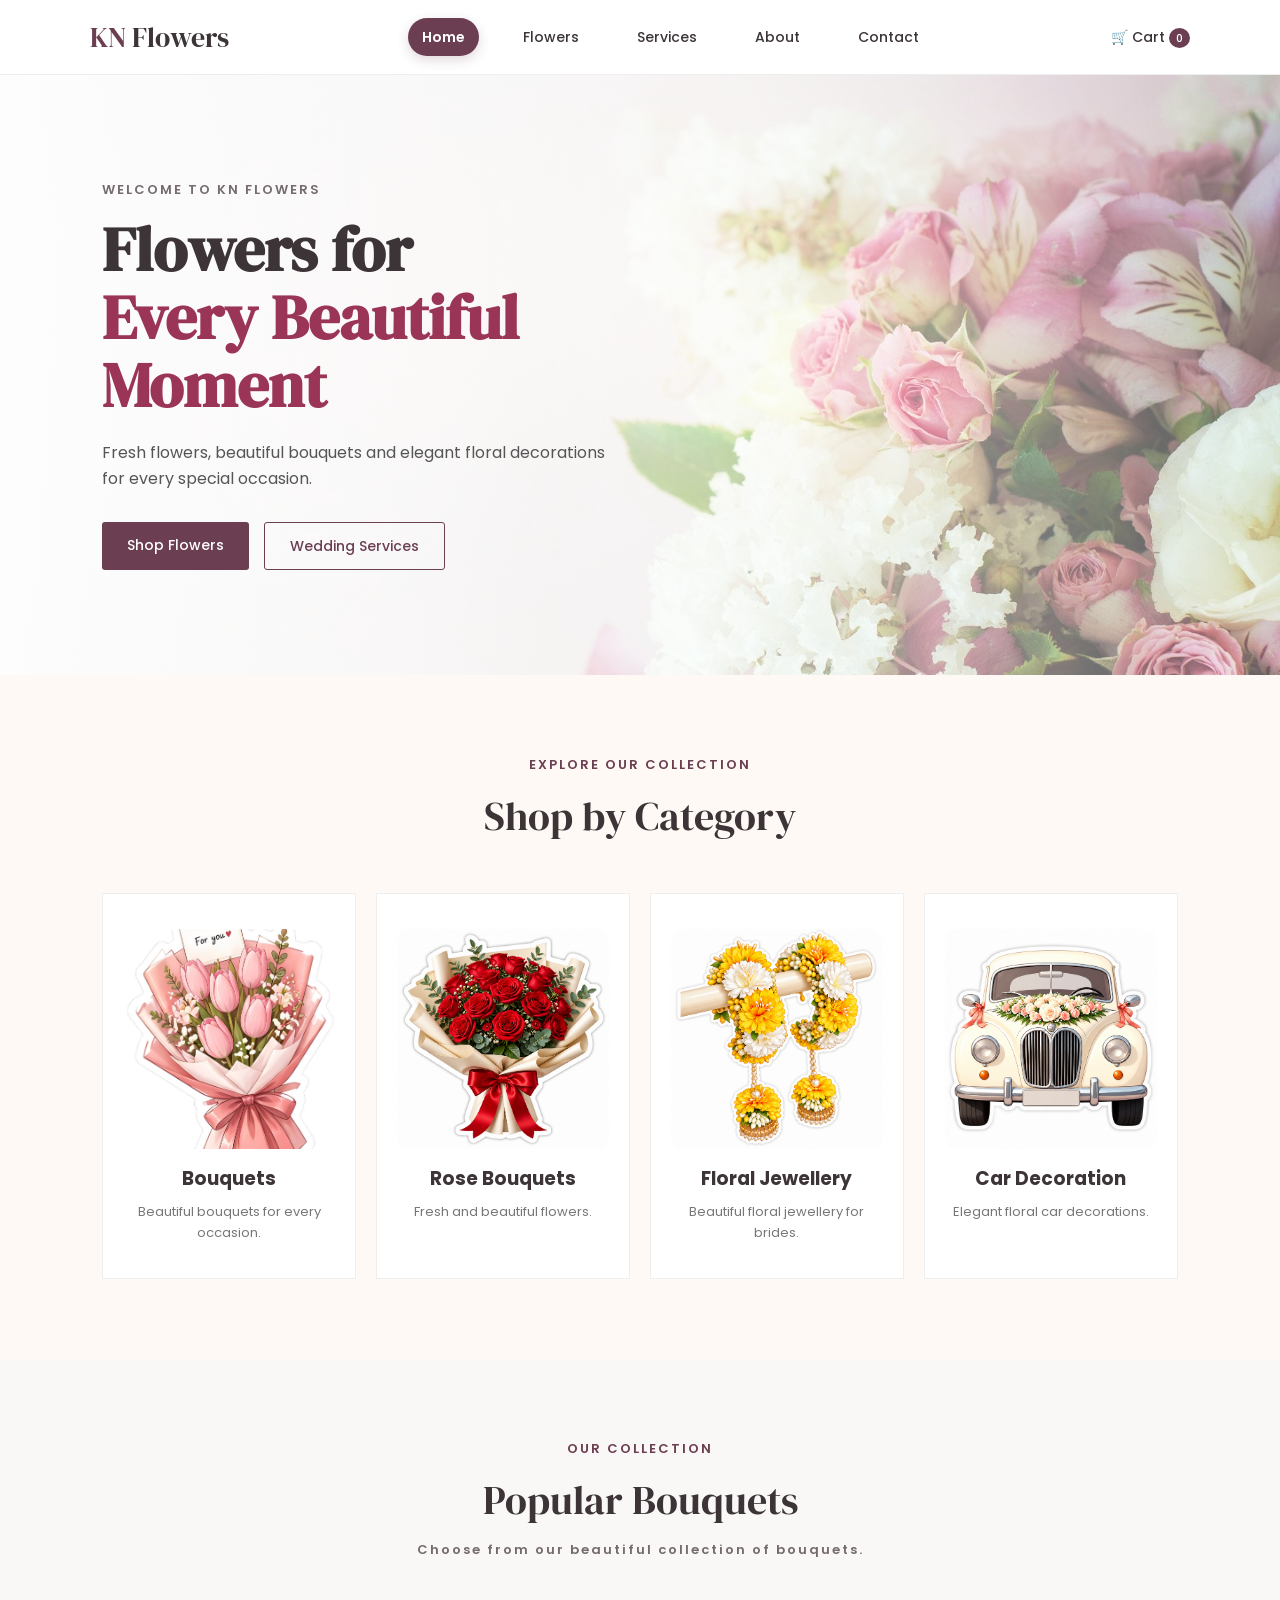
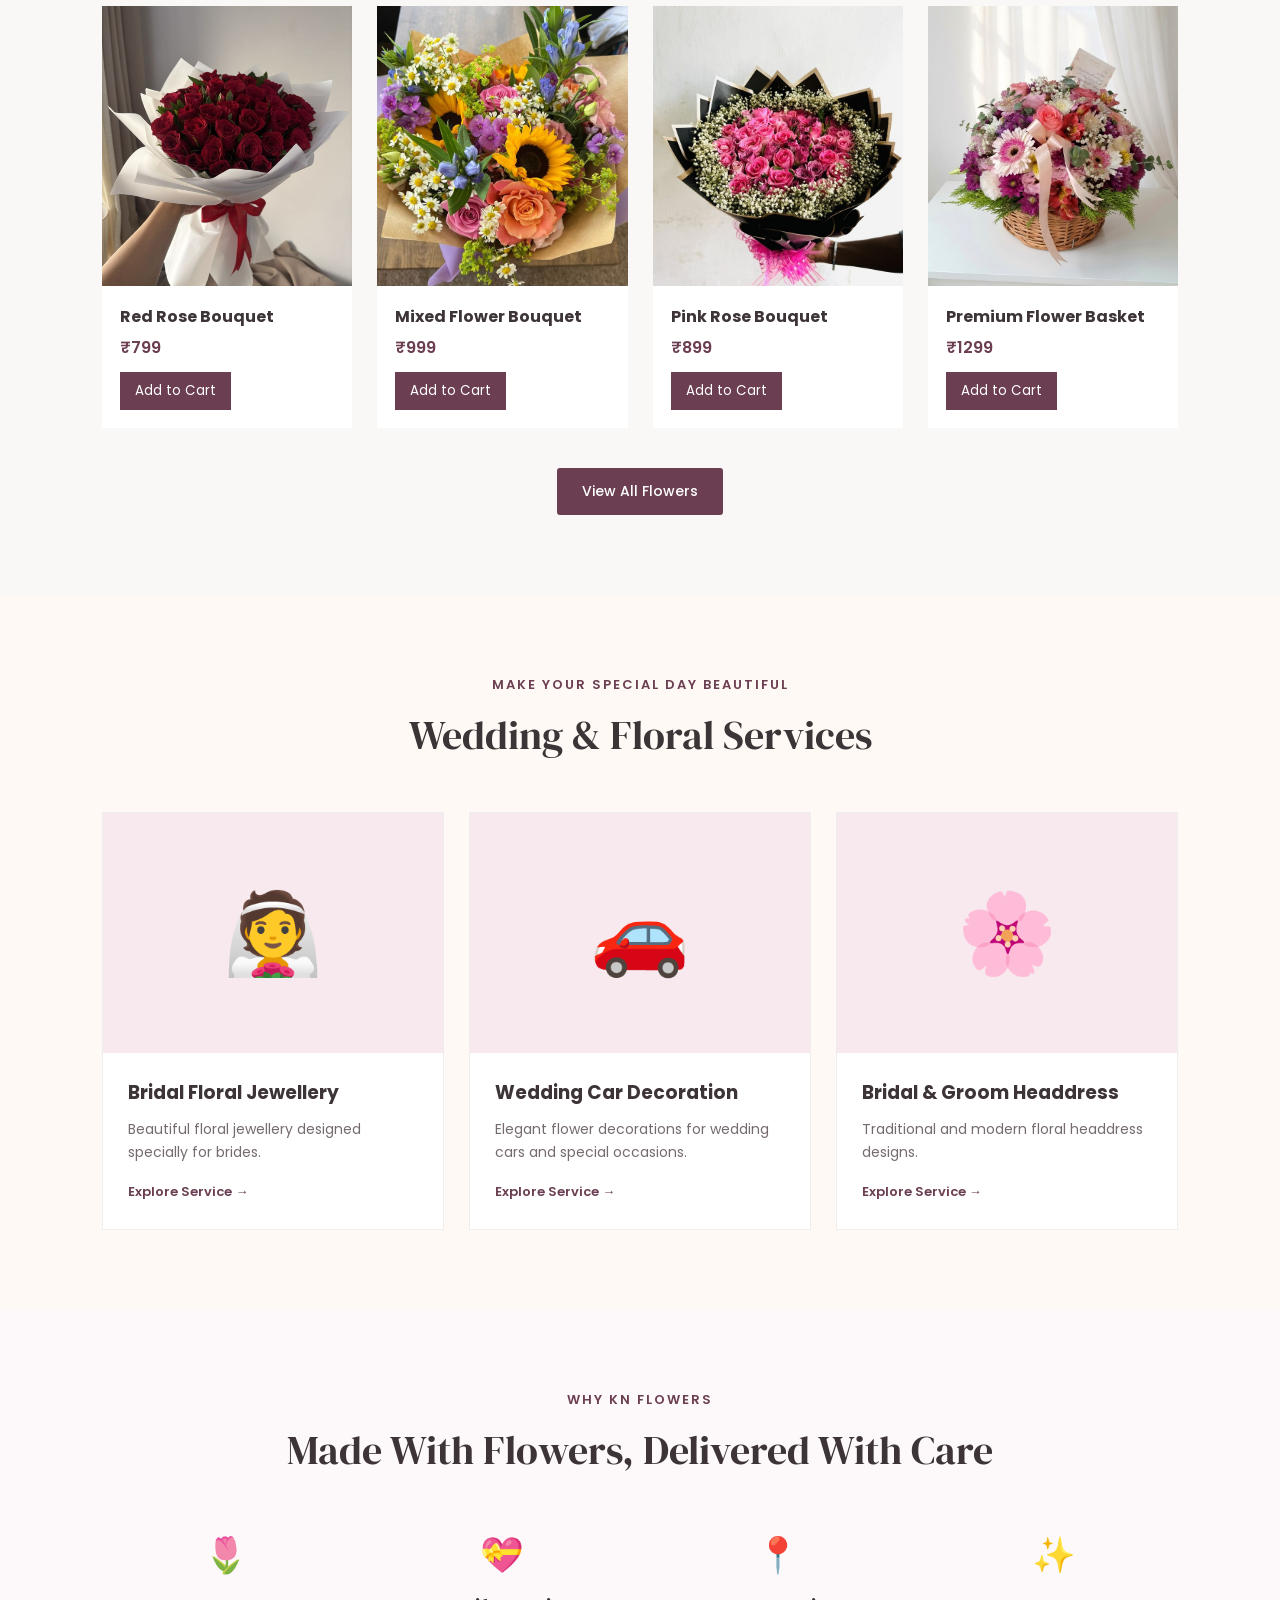
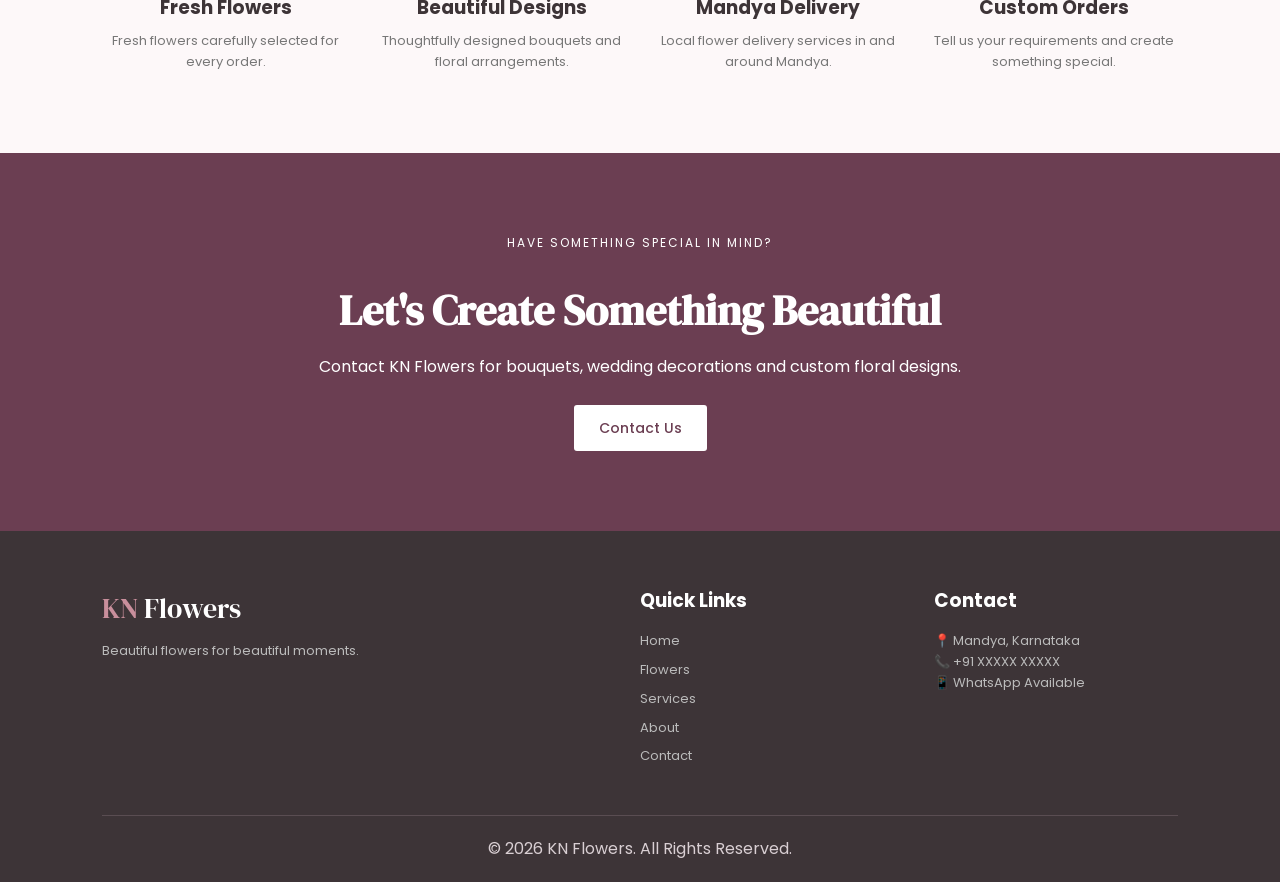
<file: index.html>
<!DOCTYPE html>
<html lang="en">
<head>
    <meta charset="UTF-8">
    <meta name="viewport" content="width=device-width, initial-scale=1.0">

    <title>KN Flowers | Flowers, Bouquets & Wedding Services</title>

    <link rel="stylesheet" href="css/style.css">

    <link rel="preconnect" href="https://fonts.googleapis.com">
    <link rel="preconnect" href="https://fonts.gstatic.com" crossorigin>

    <link href="https://fonts.googleapis.com/css2?family=DM+Serif+Display&family=Poppins:wght@300;400;500;600;700&display=swap" rel="stylesheet">
</head>

<body>

    <!-- NAVBAR -->

    <header class="navbar">

        <div class="logo">
            <span>KN</span> Flowers
        </div>

        <nav>
            <a href="index.html" class="active">Home</a>
            <a href="pages/flowers.html">Flowers</a>
            <a href="pages/services.html">Services</a>
            <a href="pages/about.html">About</a>
            <a href="pages/contact.html">Contact</a>
        </nav>

        <a href="pages/cart.html" class="cart-link">
            🛒 Cart
            <span id="cart-count">0</span>
        </a>

    </header>


    <!-- HERO SECTION -->

    <section class="hero">

        <div class="hero-content">

            <p class="small-heading">WELCOME TO KN FLOWERS</p>

            <h1>
                Flowers for
                <span>Every Beautiful Moment</span>
            </h1>

            <p>
                Fresh flowers, beautiful bouquets and elegant
                floral decorations for every special occasion.
            </p>

            <div class="hero-buttons">

                <a href="pages/flowers.html" class="btn primary-btn">
                    Shop Flowers
                </a>

                <a href="pages/services.html" class="btn secondary-btn">
                    Wedding Services
                </a>

            </div>

        </div>

    </section>


    <!-- CATEGORIES -->

    <section class="section">

        <div class="section-heading">

            <p>EXPLORE OUR COLLECTION</p>

            <h2>Shop by Category</h2>

        </div>


        <div class="category-grid">

    <a href="pages/flowers.html" class="category-card">
        <div class="category-icon">
            <img src="images/flowers/bookey.jpg" alt="Bouquets">
        </div>
        <h3>Bouquets</h3>
        <p>Beautiful bouquets for every occasion.</p>
    </a>


    <a href="pages/flowers.html" class="category-card">
        <div class="category-icon">
            <img src="images/flowers/red.png" alt="Rose Bouquets">
        </div>
        <h3>Rose Bouquets</h3>
        <p>Fresh and beautiful flowers.</p>
    </a>

<a href="pages/service-details.html?service=bridal-jewellery" class="category-card">
    <div class="category-icon">
        <img src="images/flowers/bangles.png" alt="Floral Jewellery">
    </div>

    <h3>Floral Jewellery</h3>

    <p>Beautiful floral jewellery for brides.</p>
</a>


    <a href="pages/service-details.html?service=car-decoration" class="category-card">

    <div class="category-icon">
        <img src="images/flowers/cardeco.png" alt="Car Decoration">
    </div>

    <h3>Car Decoration</h3>

    <p>Elegant floral car decorations.</p>

</a>

</div>
    </section>


    <!-- FEATURED PRODUCTS -->

    <section class="section light-section">

        <div class="section-heading">

            <p>OUR COLLECTION</p>

            <h2>Popular Bouquets</h2>

            <p>
                Choose from our beautiful collection of bouquets.
            </p>

        </div>


        <div id="featured-products" class="product-grid">

            <!-- Products will be added using JavaScript -->

        </div>


        <div class="center-button">

            <a href="pages/flowers.html" class="btn primary-btn">
                View All Flowers
            </a>

        </div>

    </section>


    <!-- WEDDING SERVICES -->

    <section class="section">

        <div class="section-heading">

            <p>MAKE YOUR SPECIAL DAY BEAUTIFUL</p>

            <h2>Wedding & Floral Services</h2>

        </div>


        <div class="service-grid">


            <div class="service-card">

                <div class="service-image wedding-one">
                    👰
                </div>

                <div class="service-content">

                    <h3>Bridal Floral Jewellery</h3>

                    <p>
                        Beautiful floral jewellery designed
                        specially for brides.
                    </p>

                    <a href="pages/services.html">
                        Explore Service →
                    </a>

                </div>

            </div>


            <div class="service-card">

                <div class="service-image wedding-two">
                    🚗
                </div>

                <div class="service-content">

                    <h3>Wedding Car Decoration</h3>

                    <p>
                        Elegant flower decorations for
                        wedding cars and special occasions.
                    </p>

                    <a href="pages/services.html">
                        Explore Service →
                    </a>

                </div>

            </div>


            <div class="service-card">

                <div class="service-image wedding-three">
                    🌸
                </div>

                <div class="service-content">

                    <h3>Bridal & Groom Headdress</h3>

                    <p>
                        Traditional and modern floral
                        headdress designs.
                    </p>

                    <a href="pages/services.html">
                        Explore Service →
                    </a>

                </div>

            </div>

        </div>

    </section>


    <!-- WHY CHOOSE US -->

    <section class="why-us">

        <div class="section-heading">

            <p>WHY KN FLOWERS</p>

            <h2>Made With Flowers, Delivered With Care</h2>

        </div>


        <div class="features">


            <div class="feature">

                <div>🌷</div>

                <h3>Fresh Flowers</h3>

                <p>
                    Fresh flowers carefully selected
                    for every order.
                </p>

            </div>


            <div class="feature">

                <div>💝</div>

                <h3>Beautiful Designs</h3>

                <p>
                    Thoughtfully designed bouquets
                    and floral arrangements.
                </p>

            </div>


            <div class="feature">

                <div>📍</div>

                <h3>Mandya Delivery</h3>

                <p>
                    Local flower delivery services
                    in and around Mandya.
                </p>

            </div>


            <div class="feature">

                <div>✨</div>

                <h3>Custom Orders</h3>

                <p>
                    Tell us your requirements and
                    create something special.
                </p>

            </div>

        </div>

    </section>


    <!-- CTA -->

    <section class="cta">

        <div>

            <p>HAVE SOMETHING SPECIAL IN MIND?</p>

            <h2>
                Let's Create Something Beautiful
            </h2>

            <p>
                Contact KN Flowers for bouquets,
                wedding decorations and custom floral designs.
            </p>

            <a href="pages/contact.html" class="btn white-btn">
                Contact Us
            </a>

        </div>

    </section>


    <!-- FOOTER -->

    <footer>

        <div class="footer-content">


            <div>

                <div class="footer-logo">
                    <span>KN</span> Flowers
                </div>

                <p>
                    Beautiful flowers for beautiful moments.
                </p>

            </div>


            <div>

                <h3>Quick Links</h3>

                <a href="index.html">Home</a>
                <a href="pages/flowers.html">Flowers</a>
                <a href="pages/services.html">Services</a>
                <a href="pages/about.html">About</a>
                <a href="pages/contact.html">Contact</a>

            </div>


            <div>

                <h3>Contact</h3>

                <p>📍 Mandya, Karnataka</p>
                <p>📞 +91 XXXXX XXXXX</p>
                <p>📱 WhatsApp Available</p>

            </div>


        </div>


        <div class="copyright">

            <p>
                © 2026 KN Flowers. All Rights Reserved.
            </p>

        </div>

    </footer>


    <script src="js/products.js"></script>
    <script src="js/main.js"></script>

</body>
</html>
</file>
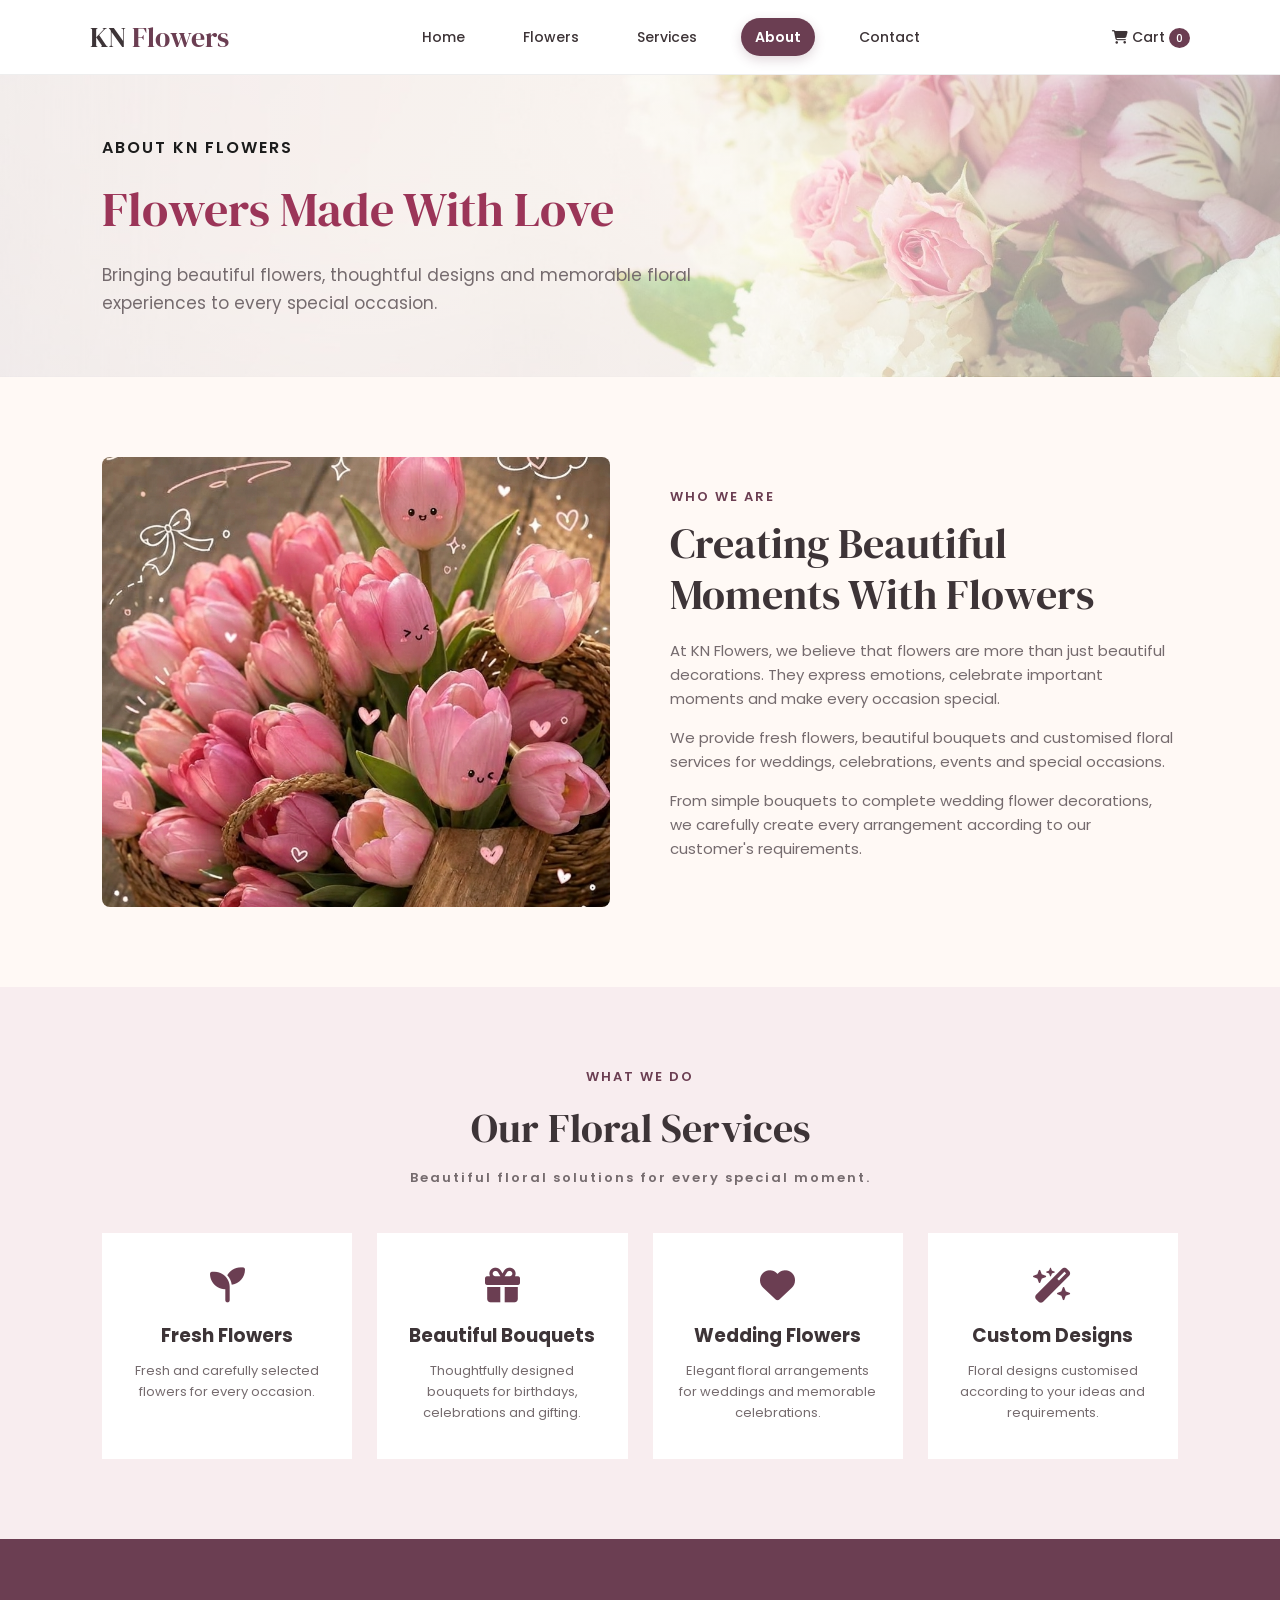
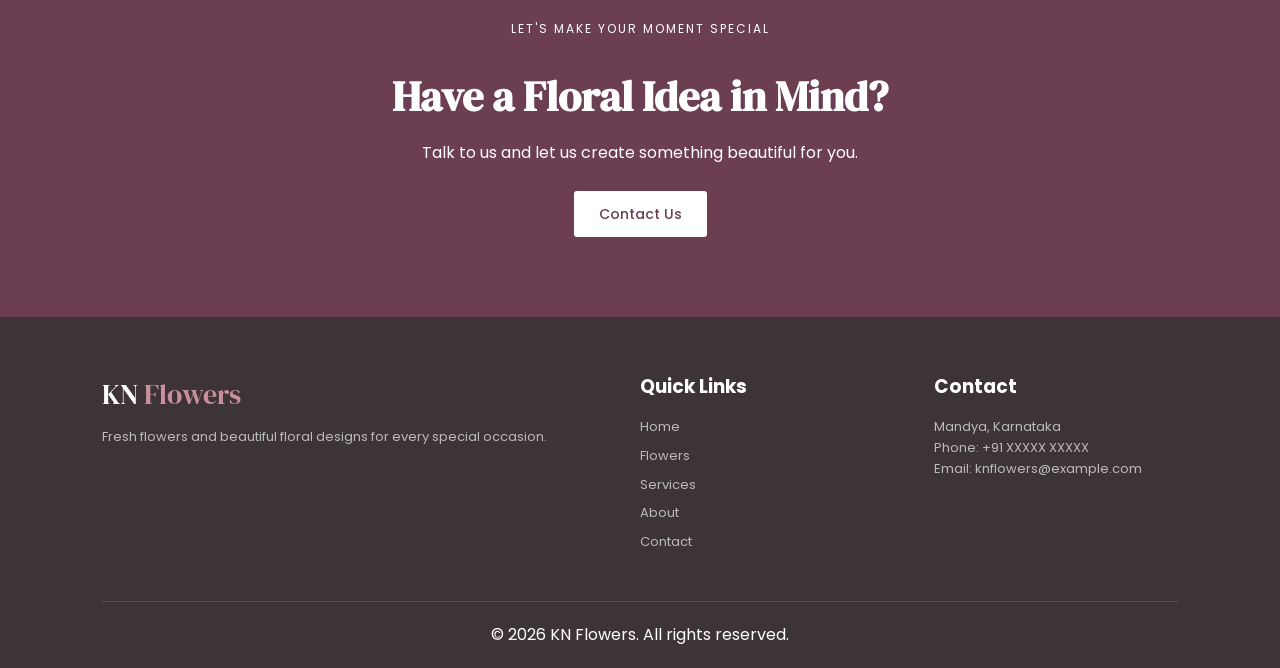
<file: pages/about.html>
<!DOCTYPE html>
<html lang="en">

<head>
    <meta charset="UTF-8">
    <meta name="viewport" content="width=device-width, initial-scale=1.0">

    <title>About Us | KN Flowers</title>

    <!-- Google Fonts -->
    <link rel="preconnect" href="https://fonts.googleapis.com">
    <link rel="preconnect" href="https://fonts.gstatic.com" crossorigin>

    <link href="https://fonts.googleapis.com/css2?family=DM+Serif+Display&family=Poppins:wght@300;400;500;600;700&display=swap"
        rel="stylesheet">

    <!-- Font Awesome -->
    <link rel="stylesheet"
        href="https://cdnjs.cloudflare.com/ajax/libs/font-awesome/6.5.2/css/all.min.css">

    <!-- Main CSS -->
    <link rel="stylesheet" href="../css/style.css">
</head>

<body>

    <!-- ================= NAVBAR ================= -->

    <header class="navbar">

        <a href="../index.html" class="logo">
            KN <span>Flowers</span>
        </a>

        <nav>
            <a href="../index.html">Home</a>
            <a href="flowers.html">Flowers</a>
            <a href="services.html">Services</a>
            <a href="about.html" class="active">About</a>
            <a href="contact.html">Contact</a>
        </nav>

        <a href="cart.html" class="cart-link cart-icon">
            <i class="fa-solid fa-cart-shopping"></i>
            Cart <span id="cart-count">0</span>
        </a>

    </header>


    <!-- ================= PAGE HEADER ================= -->

    <section class="page-header">

        <p>ABOUT KN FLOWERS</p>

        <h1>Flowers Made With Love</h1>

        <p>
            Bringing beautiful flowers, thoughtful designs and
            memorable floral experiences to every special occasion.
        </p>

    </section>


    <!-- ================= ABOUT INTRO ================= -->

    <section class="about-intro">

        <div class="about-image">
            <img src="../images/flowers/f1.png" alt="KN Flowers">
        </div>

        <div class="about-content">

            <p class="about-label">WHO WE ARE</p>

            <h2>Creating Beautiful Moments With Flowers</h2>

            <p>
                At KN Flowers, we believe that flowers are more than
                just beautiful decorations. They express emotions,
                celebrate important moments and make every occasion
                special.
            </p>

            <p>
                We provide fresh flowers, beautiful bouquets and
                customised floral services for weddings, celebrations,
                events and special occasions.
            </p>

            <p>
                From simple bouquets to complete wedding flower
                decorations, we carefully create every arrangement
                according to our customer's requirements.
            </p>

        </div>

    </section>


    <!-- ================= WHAT WE OFFER ================= -->

    <section class="about-offer">

        <div class="section-heading">

            <p>WHAT WE DO</p>

            <h2>Our Floral Services</h2>

            <p>
                Beautiful floral solutions for every special moment.
            </p>

        </div>


        <div class="about-features">

            <div class="about-feature">
                <i class="fa-solid fa-seedling"></i>
                <h3>Fresh Flowers</h3>
                <p>
                    Fresh and carefully selected flowers for
                    every occasion.
                </p>
            </div>


            <div class="about-feature">
                <i class="fa-solid fa-gift"></i>
                <h3>Beautiful Bouquets</h3>
                <p>
                    Thoughtfully designed bouquets for
                    birthdays, celebrations and gifting.
                </p>
            </div>


            <div class="about-feature">
                <i class="fa-solid fa-heart"></i>
                <h3>Wedding Flowers</h3>
                <p>
                    Elegant floral arrangements for weddings
                    and memorable celebrations.
                </p>
            </div>


            <div class="about-feature">
                <i class="fa-solid fa-wand-magic-sparkles"></i>
                <h3>Custom Designs</h3>
                <p>
                    Floral designs customised according to
                    your ideas and requirements.
                </p>
            </div>

        </div>

    </section>


    <!-- ================= CTA ================= -->

    <section class="cta">

        <p>LET'S MAKE YOUR MOMENT SPECIAL</p>

        <h2>Have a Floral Idea in Mind?</h2>

        <p>
            Talk to us and let us create something beautiful for you.
        </p>

        <a href="contact.html" class="btn white-btn">
            Contact Us
        </a>

    </section>


    <!-- ================= FOOTER ================= -->

    <footer>

        <div class="footer-content">

            <div>
                <div class="footer-logo">
                    KN <span>Flowers</span>
                </div>

                <p>
                    Fresh flowers and beautiful floral designs
                    for every special occasion.
                </p>
            </div>


            <div>
                <h3>Quick Links</h3>

                <a href="../index.html">Home</a>
                <a href="flowers.html">Flowers</a>
                <a href="services.html">Services</a>
                <a href="about.html">About</a>
                <a href="contact.html">Contact</a>
            </div>


            <div>
                <h3>Contact</h3>

                <p>Mandya, Karnataka</p>
                <p>Phone: +91 XXXXX XXXXX</p>
                <p>Email: knflowers@example.com</p>
            </div>

        </div>


        <div class="copyright">
            © 2026 KN Flowers. All rights reserved.
        </div>

    </footer>


    <script src="../js/main.js"></script>

</body>

</html>
</file>
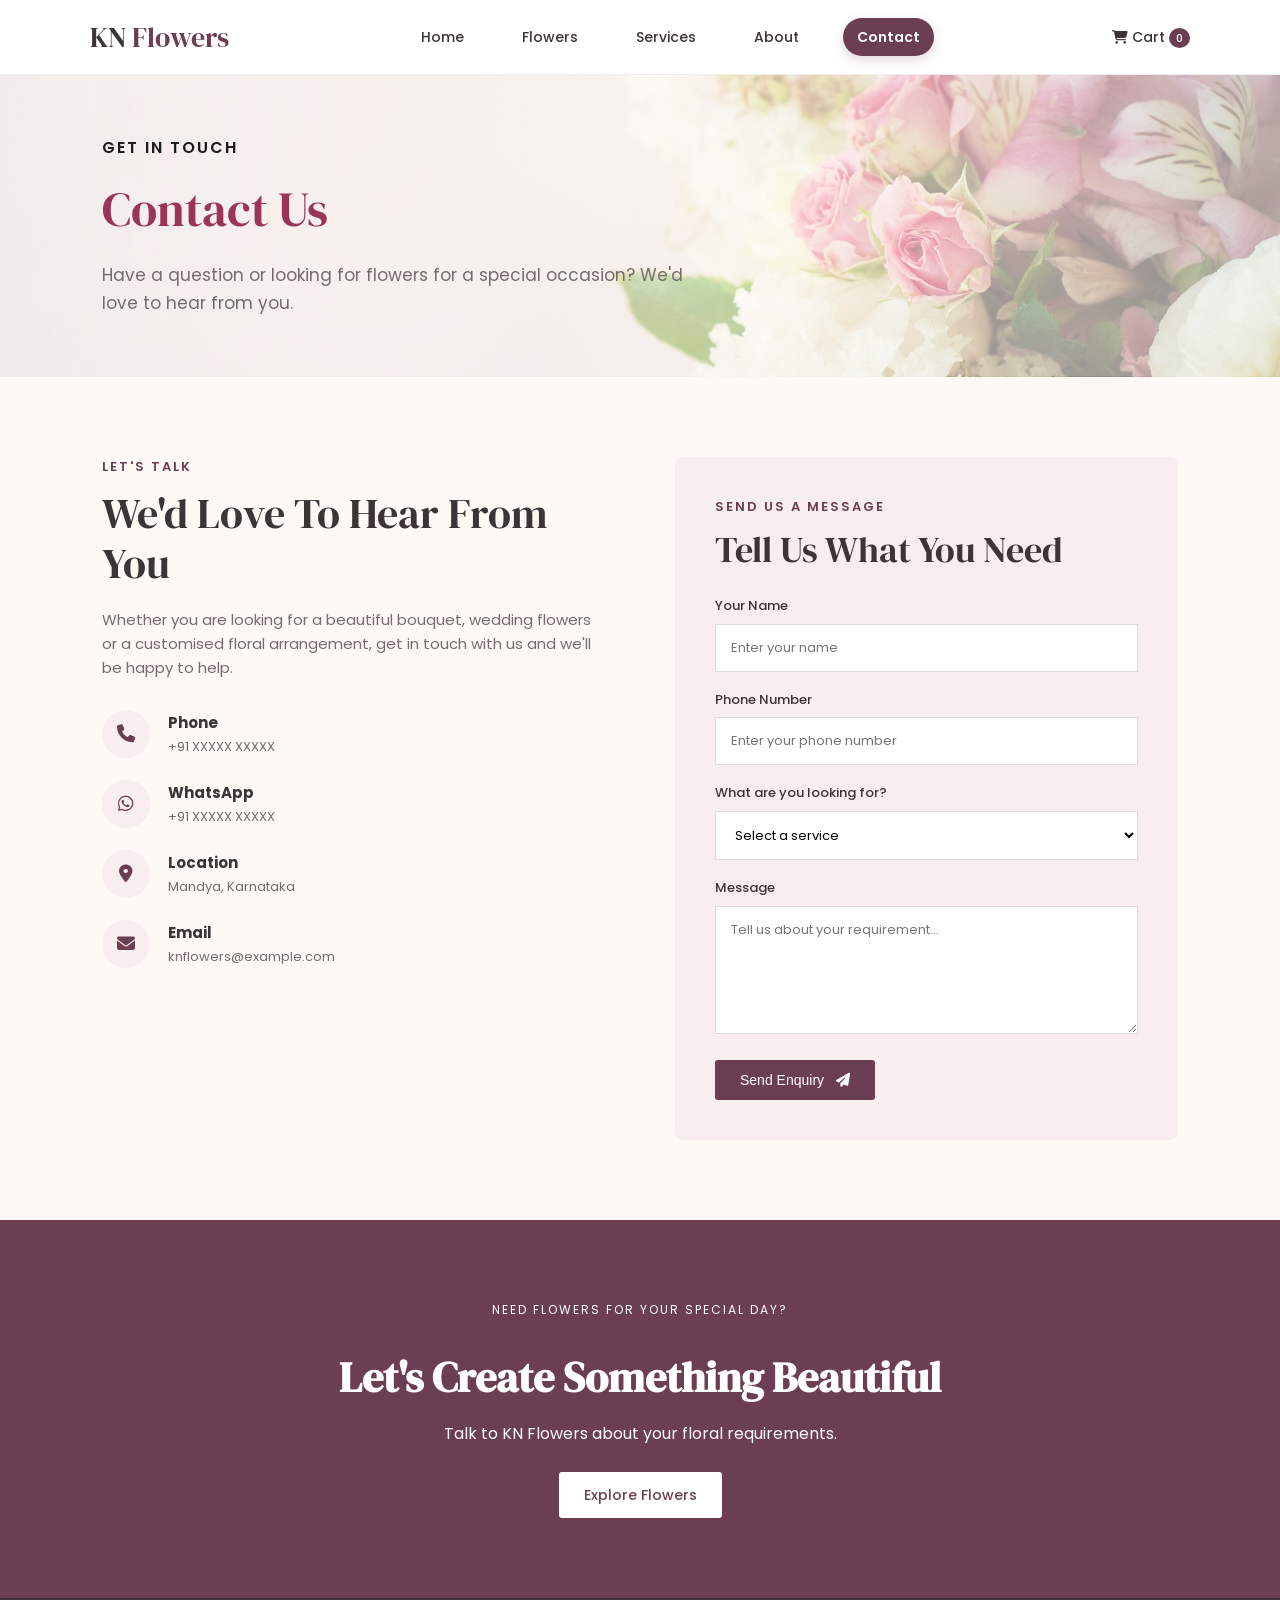
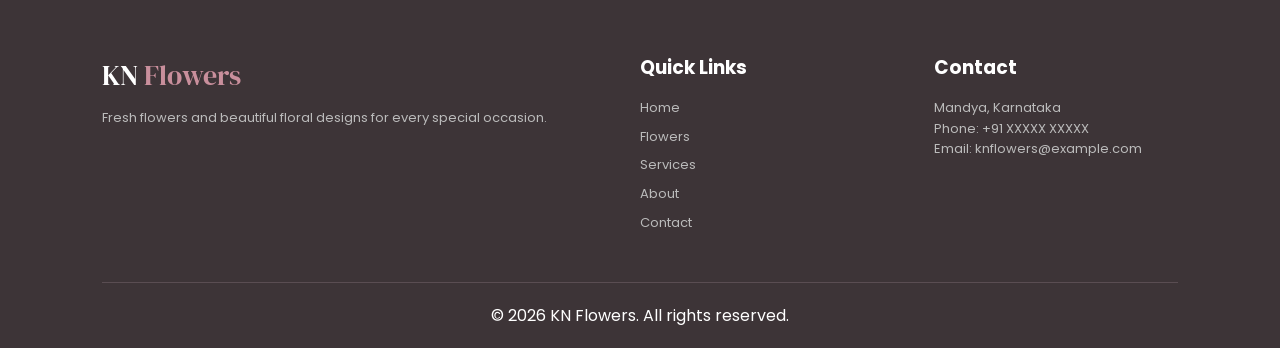
<file: pages/contact.html>
<!DOCTYPE html>
<html lang="en">

<head>
    <meta charset="UTF-8">
    <meta name="viewport" content="width=device-width, initial-scale=1.0">

    <title>Contact Us | KN Flowers</title>

    <!-- Google Fonts -->
    <link rel="preconnect" href="https://fonts.googleapis.com">
    <link rel="preconnect" href="https://fonts.gstatic.com" crossorigin>

    <link href="https://fonts.googleapis.com/css2?family=DM+Serif+Display&family=Poppins:wght@300;400;500;600;700&display=swap"
        rel="stylesheet">

    <!-- Font Awesome -->
    <link rel="stylesheet"
        href="https://cdnjs.cloudflare.com/ajax/libs/font-awesome/6.5.2/css/all.min.css">

    <!-- Main CSS -->
    <link rel="stylesheet" href="../css/style.css">
</head>

<body>

    <!-- ================= NAVBAR ================= -->

    <header class="navbar">

        <a href="../index.html" class="logo">
            KN <span>Flowers</span>
        </a>

        <nav>
            <a href="../index.html">Home</a>
            <a href="flowers.html">Flowers</a>
            <a href="services.html">Services</a>
            <a href="about.html">About</a>
            <a href="contact.html" class="active">Contact</a>
        </nav>

        <a href="cart.html" class="cart-link cart-icon">
            <i class="fa-solid fa-cart-shopping"></i>
            Cart <span id="cart-count">0</span>
        </a>

    </header>


    <!-- ================= PAGE HEADER ================= -->

    <section class="page-header">

        <p>GET IN TOUCH</p>

        <h1>Contact Us</h1>

        <p>
            Have a question or looking for flowers for a special occasion?
            We'd love to hear from you.
        </p>

    </section>


    <!-- ================= CONTACT SECTION ================= -->

    <section class="contact-section">

        <!-- CONTACT INFORMATION -->

        <div class="contact-info">

            <p class="contact-label">LET'S TALK</p>

            <h2>We'd Love To Hear From You</h2>

            <p class="contact-description">
                Whether you are looking for a beautiful bouquet,
                wedding flowers or a customised floral arrangement,
                get in touch with us and we'll be happy to help.
            </p>


            <div class="contact-item">

                <div class="contact-icon">
                    <i class="fa-solid fa-phone"></i>
                </div>

                <div>
                    <h3>Phone</h3>
                    <p>+91 XXXXX XXXXX</p>
                </div>

            </div>


            <div class="contact-item">

                <div class="contact-icon">
                    <i class="fa-brands fa-whatsapp"></i>
                </div>

                <div>
                    <h3>WhatsApp</h3>
                    <p>+91 XXXXX XXXXX</p>
                </div>

            </div>


            <div class="contact-item">

                <div class="contact-icon">
                    <i class="fa-solid fa-location-dot"></i>
                </div>

                <div>
                    <h3>Location</h3>
                    <p>Mandya, Karnataka</p>
                </div>

            </div>


            <div class="contact-item">

                <div class="contact-icon">
                    <i class="fa-solid fa-envelope"></i>
                </div>

                <div>
                    <h3>Email</h3>
                    <p>knflowers@example.com</p>
                </div>

            </div>

        </div>


        <!-- CONTACT FORM -->

        <div class="contact-form">

            <p class="contact-label">SEND US A MESSAGE</p>

            <h2>Tell Us What You Need</h2>

            <form>

                <div class="form-group">

                    <label for="name">Your Name</label>

                    <input
                        type="text"
                        id="name"
                        placeholder="Enter your name"
                        required
                    >

                </div>


                <div class="form-group">

                    <label for="phone">Phone Number</label>

                    <input
                        type="tel"
                        id="phone"
                        placeholder="Enter your phone number"
                        required
                    >

                </div>


                <div class="form-group">

                    <label for="service">What are you looking for?</label>

                    <select id="service">

                        <option value="">Select a service</option>

                        <option>Flowers</option>
                        <option>Bouquets</option>
                        <option>Car Decoration</option>
                        <option>Bridal Floral Jewellery</option>
                        <option>Bridal Headdress</option>
                        <option>Groom Headdress</option>
                        <option>Wedding Flower Decoration</option>
                        <option>Custom Floral Service</option>

                    </select>

                </div>


                <div class="form-group">

                    <label for="message">Message</label>

                    <textarea
                        id="message"
                        rows="5"
                        placeholder="Tell us about your requirement..."
                    ></textarea>

                </div>


                <button type="submit" class="btn">
                    Send Enquiry
                    <i class="fa-solid fa-paper-plane"></i>
                </button>

            </form>

        </div>

    </section>


    <!-- ================= CTA ================= -->

    <section class="cta">

        <p>NEED FLOWERS FOR YOUR SPECIAL DAY?</p>

        <h2>Let's Create Something Beautiful</h2>

        <p>
            Talk to KN Flowers about your floral requirements.
        </p>

        <a href="flowers.html" class="btn white-btn">
            Explore Flowers
        </a>

    </section>


    <!-- ================= FOOTER ================= -->

    <footer>

        <div class="footer-content">

            <div>

                <div class="footer-logo">
                    KN <span>Flowers</span>
                </div>

                <p>
                    Fresh flowers and beautiful floral designs
                    for every special occasion.
                </p>

            </div>


            <div>

                <h3>Quick Links</h3>

                <a href="../index.html">Home</a>
                <a href="flowers.html">Flowers</a>
                <a href="services.html">Services</a>
                <a href="about.html">About</a>
                <a href="contact.html">Contact</a>

            </div>


            <div>

                <h3>Contact</h3>

                <p>Mandya, Karnataka</p>
                <p>Phone: +91 XXXXX XXXXX</p>
                <p>Email: knflowers@example.com</p>

            </div>

        </div>


        <div class="copyright">
            © 2026 KN Flowers. All rights reserved.
        </div>

    </footer>


    <script src="../js/main.js"></script>

</body>

</html>
</file>
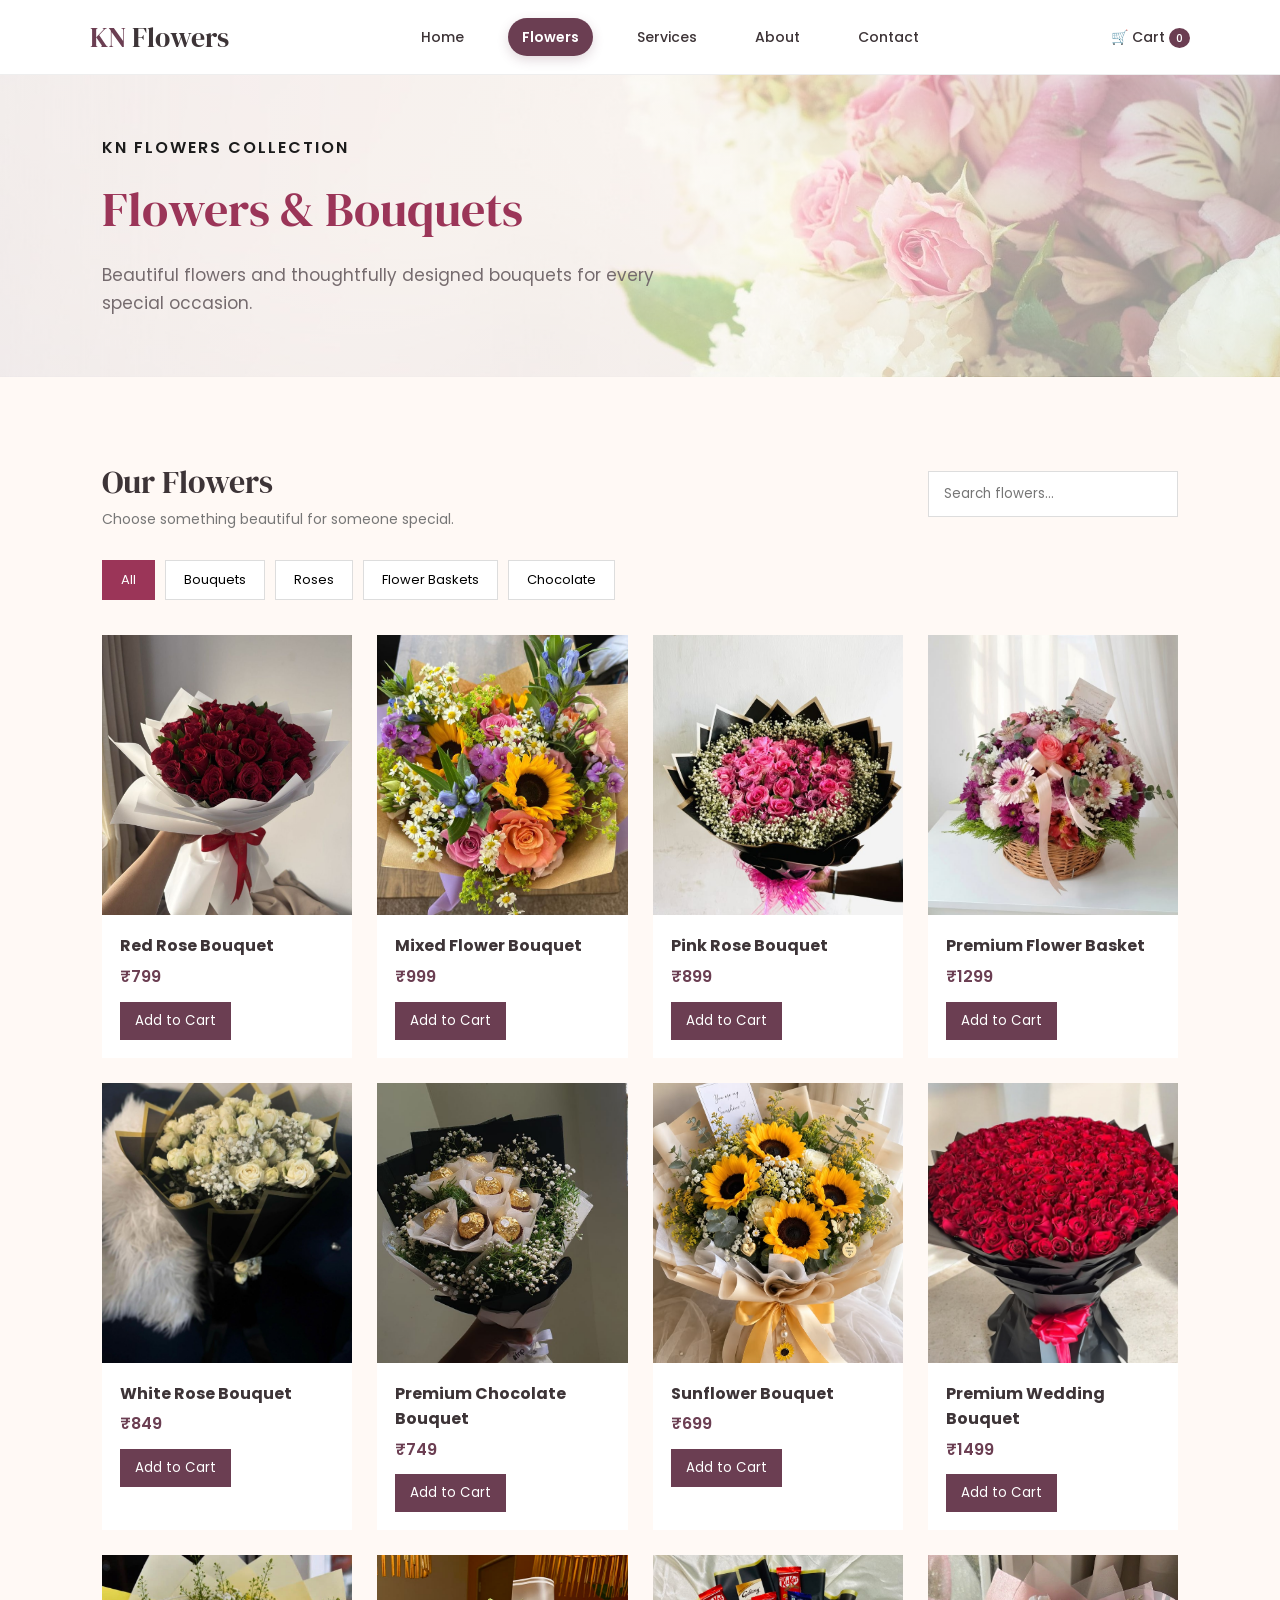
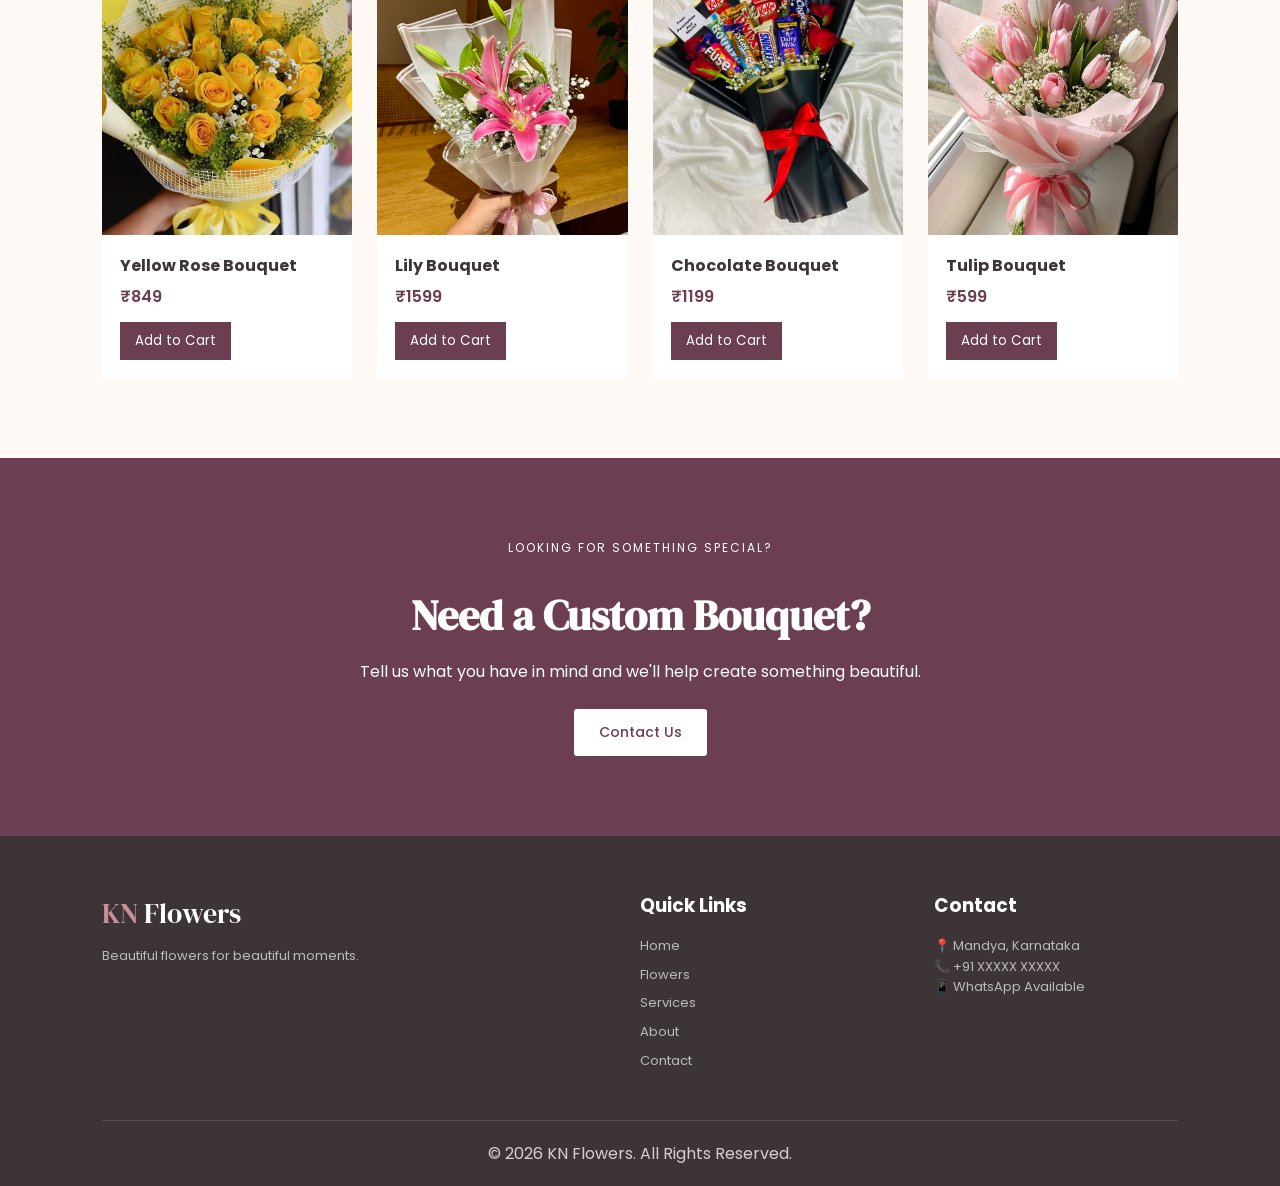
<file: pages/flowers.html>
<!DOCTYPE html>
<html lang="en">

<head>

    <meta charset="UTF-8">
    <meta name="viewport" content="width=device-width, initial-scale=1.0">

    <title>Flowers & Bouquets | KN Flowers</title>

    <link rel="stylesheet" href="../css/style.css">

    <link rel="preconnect" href="https://fonts.googleapis.com">
    <link rel="preconnect" href="https://fonts.gstatic.com" crossorigin>

    <link href="https://fonts.googleapis.com/css2?family=DM+Serif+Display&family=Poppins:wght@300;400;500;600;700&display=swap" rel="stylesheet">

</head>


<body>


    <!-- NAVBAR -->

    <header class="navbar">

        <div class="logo">
            <span>KN</span> Flowers
        </div>


        <nav>

            <a href="../index.html">
                Home
            </a>

            <a href="flowers.html" class="active">
                Flowers
            </a>

            <a href="services.html">
                Services
            </a>

            <a href="about.html">
                About
            </a>

            <a href="contact.html">
                Contact
            </a>

        </nav>


        <a href="cart.html" class="cart-link">

            🛒 Cart

            <span id="cart-count">
                0
            </span>

        </a>

    </header>



    <!-- PAGE HEADER -->

    <section class="page-header">

        <p>KN FLOWERS COLLECTION</p>

        <h1>
            Flowers & Bouquets
        </h1>

        <p>
            Beautiful flowers and thoughtfully designed bouquets
            for every special occasion.
        </p>

    </section>



    <!-- PRODUCTS -->

    <section class="section">

        <div class="shop-top">

            <div>

                <h2>
                    Our Flowers
                </h2>

                <p>
                    Choose something beautiful for someone special.
                </p>

            </div>


            <div class="search-box">

                <input
                    type="text"
                    id="search-input"
                    placeholder="Search flowers..."
                >

            </div>

        </div>



        <!-- CATEGORY FILTER -->

        <div class="filter-buttons">

            <button
                class="filter-btn active"
                onclick="filterProducts('all')">

                All

            </button>


            <button
                class="filter-btn"
                onclick="filterProducts('bouquet')">

                Bouquets

            </button>


            <button
                class="filter-btn"
                onclick="filterProducts('rose')">

                Roses

            </button>


            <button
                class="filter-btn"
                onclick="filterProducts('basket')">

                Flower Baskets

            </button>


            <button
                class="filter-btn"
                onclick="filterProducts('gift')">

                Chocolate

            </button>

        </div>



        <!-- PRODUCT GRID -->

        <div
            id="all-products"
            class="product-grid">

        </div>


    </section>



    <!-- CTA -->

    <section class="cta">

        <div>

            <p>
                LOOKING FOR SOMETHING SPECIAL?
            </p>

            <h2>
                Need a Custom Bouquet?
            </h2>

            <p>
                Tell us what you have in mind and
                we'll help create something beautiful.
            </p>

            <a
                href="contact.html"
                class="btn white-btn">

                Contact Us

            </a>

        </div>

    </section>



    <!-- FOOTER -->

    <footer>

        <div class="footer-content">


            <div>

                <div class="footer-logo">

                    <span>KN</span> Flowers

                </div>

                <p>
                    Beautiful flowers for beautiful moments.
                </p>

            </div>


            <div>

                <h3>
                    Quick Links
                </h3>

                <a href="../index.html">
                    Home
                </a>

                <a href="flowers.html">
                    Flowers
                </a>

                <a href="services.html">
                    Services
                </a>

                <a href="about.html">
                    About
                </a>

                <a href="contact.html">
                    Contact
                </a>

            </div>


            <div>

                <h3>
                    Contact
                </h3>

                <p>
                    📍 Mandya, Karnataka
                </p>

                <p>
                    📞 +91 XXXXX XXXXX
                </p>

                <p>
                    📱 WhatsApp Available
                </p>

            </div>


        </div>


        <div class="copyright">

            <p>
                © 2026 KN Flowers. All Rights Reserved.
            </p>

        </div>

    </footer>



    <script src="../js/products.js"></script>

    <script src="../js/cart.js"></script>

    <script src="../js/flowers.js"></script>


</body>

</html>
</file>
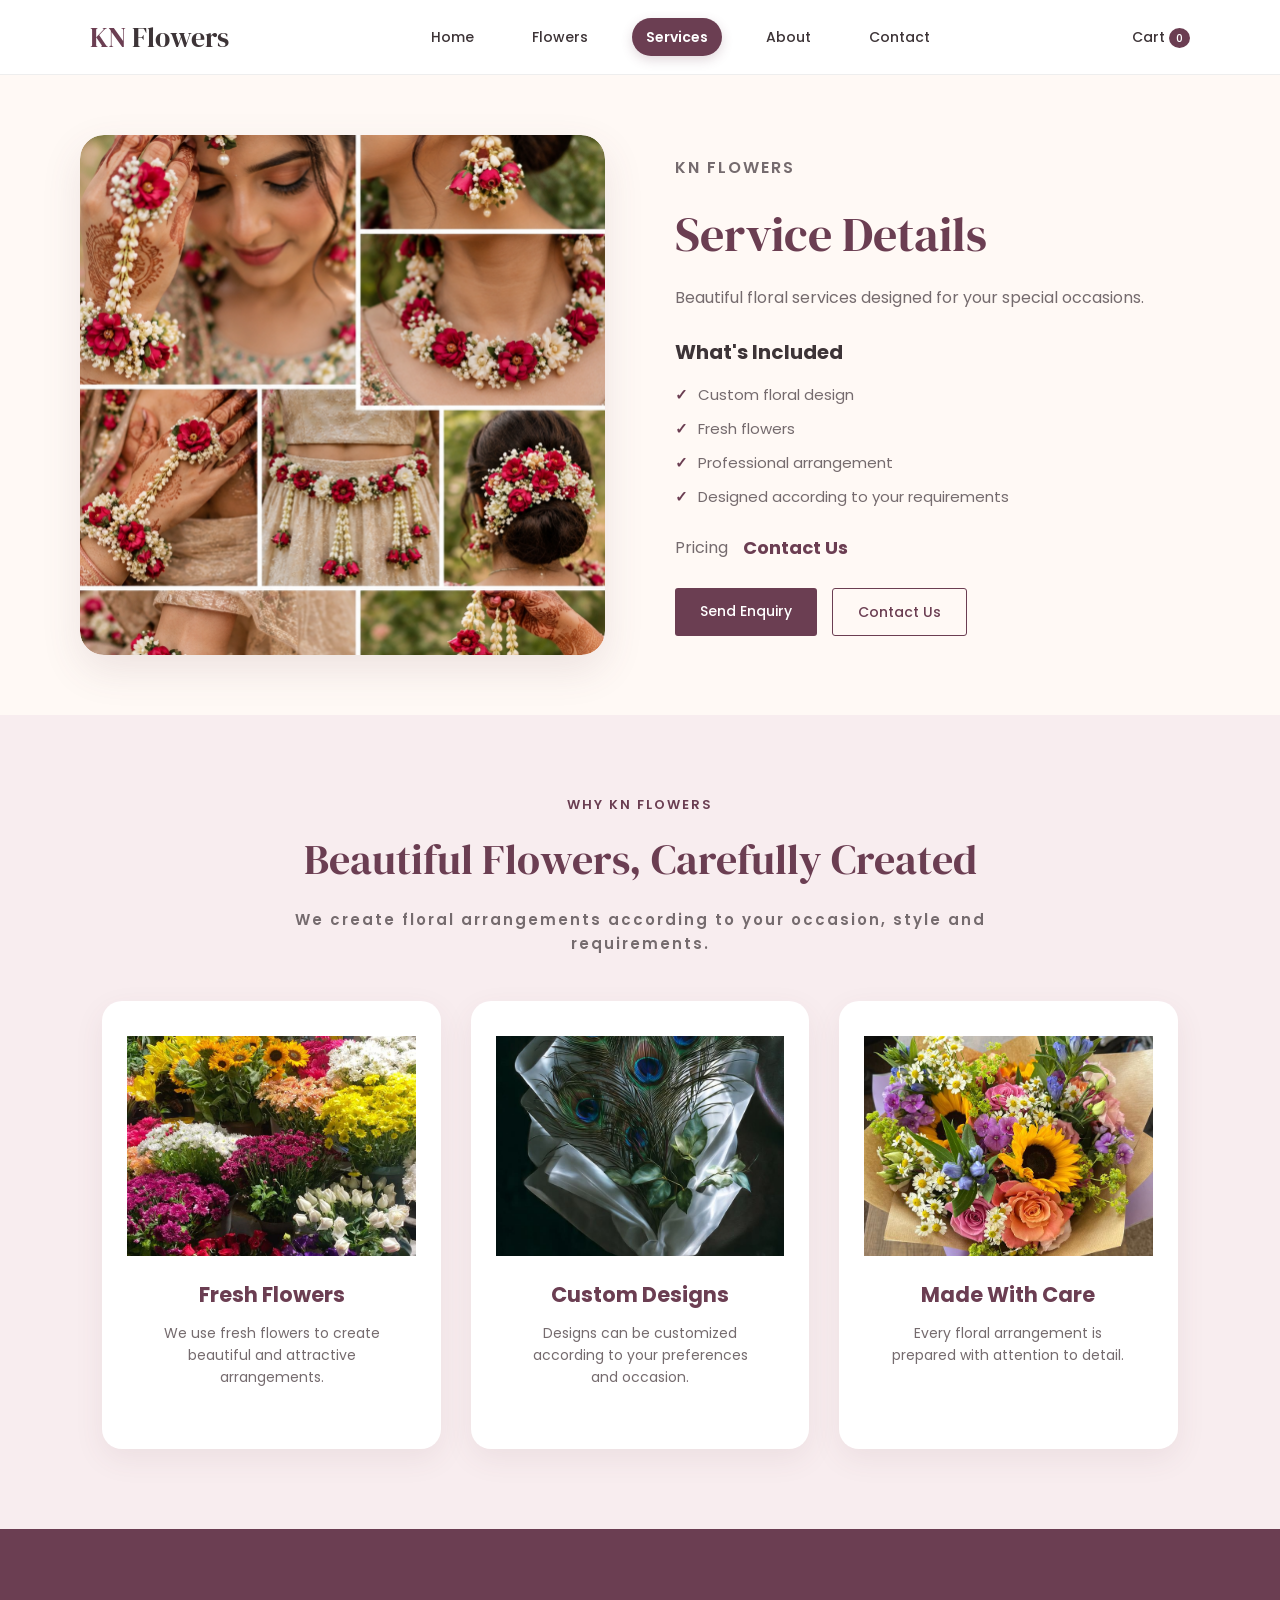
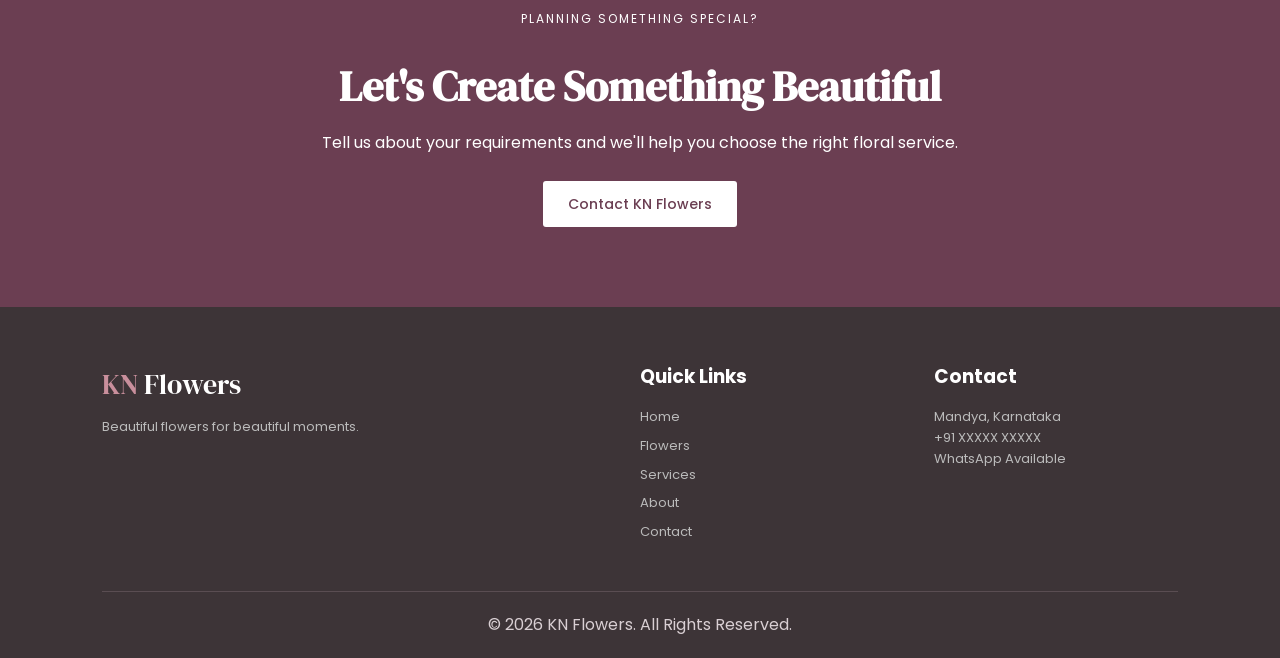
<file: pages/service-details.html>
<!DOCTYPE html>
<html lang="en">

<head>

    <meta charset="UTF-8">
    <meta name="viewport" content="width=device-width, initial-scale=1.0">

    <title>Service Details | KN Flowers</title>

    <link rel="stylesheet" href="../css/style.css">

    <link rel="preconnect" href="https://fonts.googleapis.com">
    <link rel="preconnect" href="https://fonts.gstatic.com" crossorigin>

    <link href="https://fonts.googleapis.com/css2?family=DM+Serif+Display&family=Poppins:wght@300;400;500;600;700&display=swap" rel="stylesheet">

</head>


<body>


<!-- ================= NAVBAR ================= -->

<header class="navbar">

    <div class="logo">
        <span>KN</span> Flowers
    </div>

    <nav>

        <a href="../index.html">Home</a>

        <a href="flowers.html">Flowers</a>

        <a href="services.html" class="active">Services</a>

        <a href="about.html">About</a>

        <a href="contact.html">Contact</a>

    </nav>

    <a href="cart.html" class="cart-link">
        Cart <span id="cart-count">0</span>
    </a>

</header>



<!-- ================= SERVICE DETAILS ================= -->

<section class="service-details">


    <div class="service-details-image">

        <img
            id="service-image"
            src="../images/flowers/collagebridal.png"
            alt="Bridal Floral Jewellery">

    </div>



    <div class="service-details-content">

        <p class="service-label">
            KN FLOWERS
        </p>


        <h1 id="service-title">
            Service Details
        </h1>


        <p id="service-description">
            Beautiful floral services designed for your special occasions.
        </p>


        <h3>What's Included</h3>


        <ul id="service-list">

            <li>Custom floral design</li>

            <li>Fresh flowers</li>

            <li>Professional arrangement</li>

            <li>Designed according to your requirements</li>

        </ul>


        <div class="service-price">

            <span>Pricing</span>

            <strong id="service-price">
                Contact Us
            </strong>

        </div>


        <div class="service-actions">

            <a href="contact.html" class="btn">
                Send Enquiry
            </a>

            <a href="contact.html" class="btn secondary-btn">
                Contact Us
            </a>

        </div>

    </div>

</section>



<!-- ================= WHY KN FLOWERS ================= -->

<section class="section service-benefits">


    <div class="section-heading">

        <p>WHY KN FLOWERS</p>

        <h2>Beautiful Flowers, Carefully Created</h2>

        <p>
            We create floral arrangements according to your occasion,
            style and requirements.
        </p>

    </div>



    <div class="benefits-grid">


        <!-- FRESH FLOWERS -->

        <div class="benefit-card">

            <div class="benefit-icon">

                <img
                    src="../images/flowers/fresh-flowers.jpg"
                    alt="Fresh Flowers">

            </div>


            <h3>Fresh Flowers</h3>


            <p>
                We use fresh flowers to create beautiful and attractive arrangements.
            </p>

        </div>



        <!-- CUSTOM DESIGNS -->

        <div class="benefit-card">

            <div class="benefit-icon">

                <img
                    src="../images/flowers/custom.jpg"
                    alt="Custom Designs">

            </div>


            <h3>Custom Designs</h3>


            <p>
                Designs can be customized according to your preferences and occasion.
            </p>

        </div>



        <!-- MADE WITH CARE -->

        <div class="benefit-card">

            <div class="benefit-icon">

                <img
                    src="../images/flowers/mixed.jpg"
                    alt="Made With Care">

            </div>


            <h3>Made With Care</h3>


            <p>
                Every floral arrangement is prepared with attention to detail.
            </p>

        </div>


    </div>

</section>



<!-- ================= CTA ================= -->

<section class="cta">

    <div>

        <p>PLANNING SOMETHING SPECIAL?</p>


        <h2>
            Let's Create Something Beautiful
        </h2>


        <p>
            Tell us about your requirements and we'll help you choose
            the right floral service.
        </p>


        <a href="contact.html" class="btn white-btn">
            Contact KN Flowers
        </a>

    </div>

</section>



<!-- ================= FOOTER ================= -->

<footer>


    <div class="footer-content">


        <div>

            <div class="footer-logo">
                <span>KN</span> Flowers
            </div>


            <p>
                Beautiful flowers for beautiful moments.
            </p>

        </div>



        <div>

            <h3>Quick Links</h3>

            <a href="../index.html">Home</a>

            <a href="flowers.html">Flowers</a>

            <a href="services.html">Services</a>

            <a href="about.html">About</a>

            <a href="contact.html">Contact</a>

        </div>



        <div>

            <h3>Contact</h3>

            <p>Mandya, Karnataka</p>

            <p>+91 XXXXX XXXXX</p>

            <p>WhatsApp Available</p>

        </div>


    </div>



    <div class="copyright">

        <p>
            © 2026 KN Flowers. All Rights Reserved.
        </p>

    </div>


</footer>



<!-- ================= JAVASCRIPT ================= -->

<script src="../js/cart.js"></script>

<script src="../js/service-details.js"></script>


</body>

</html>
</file>
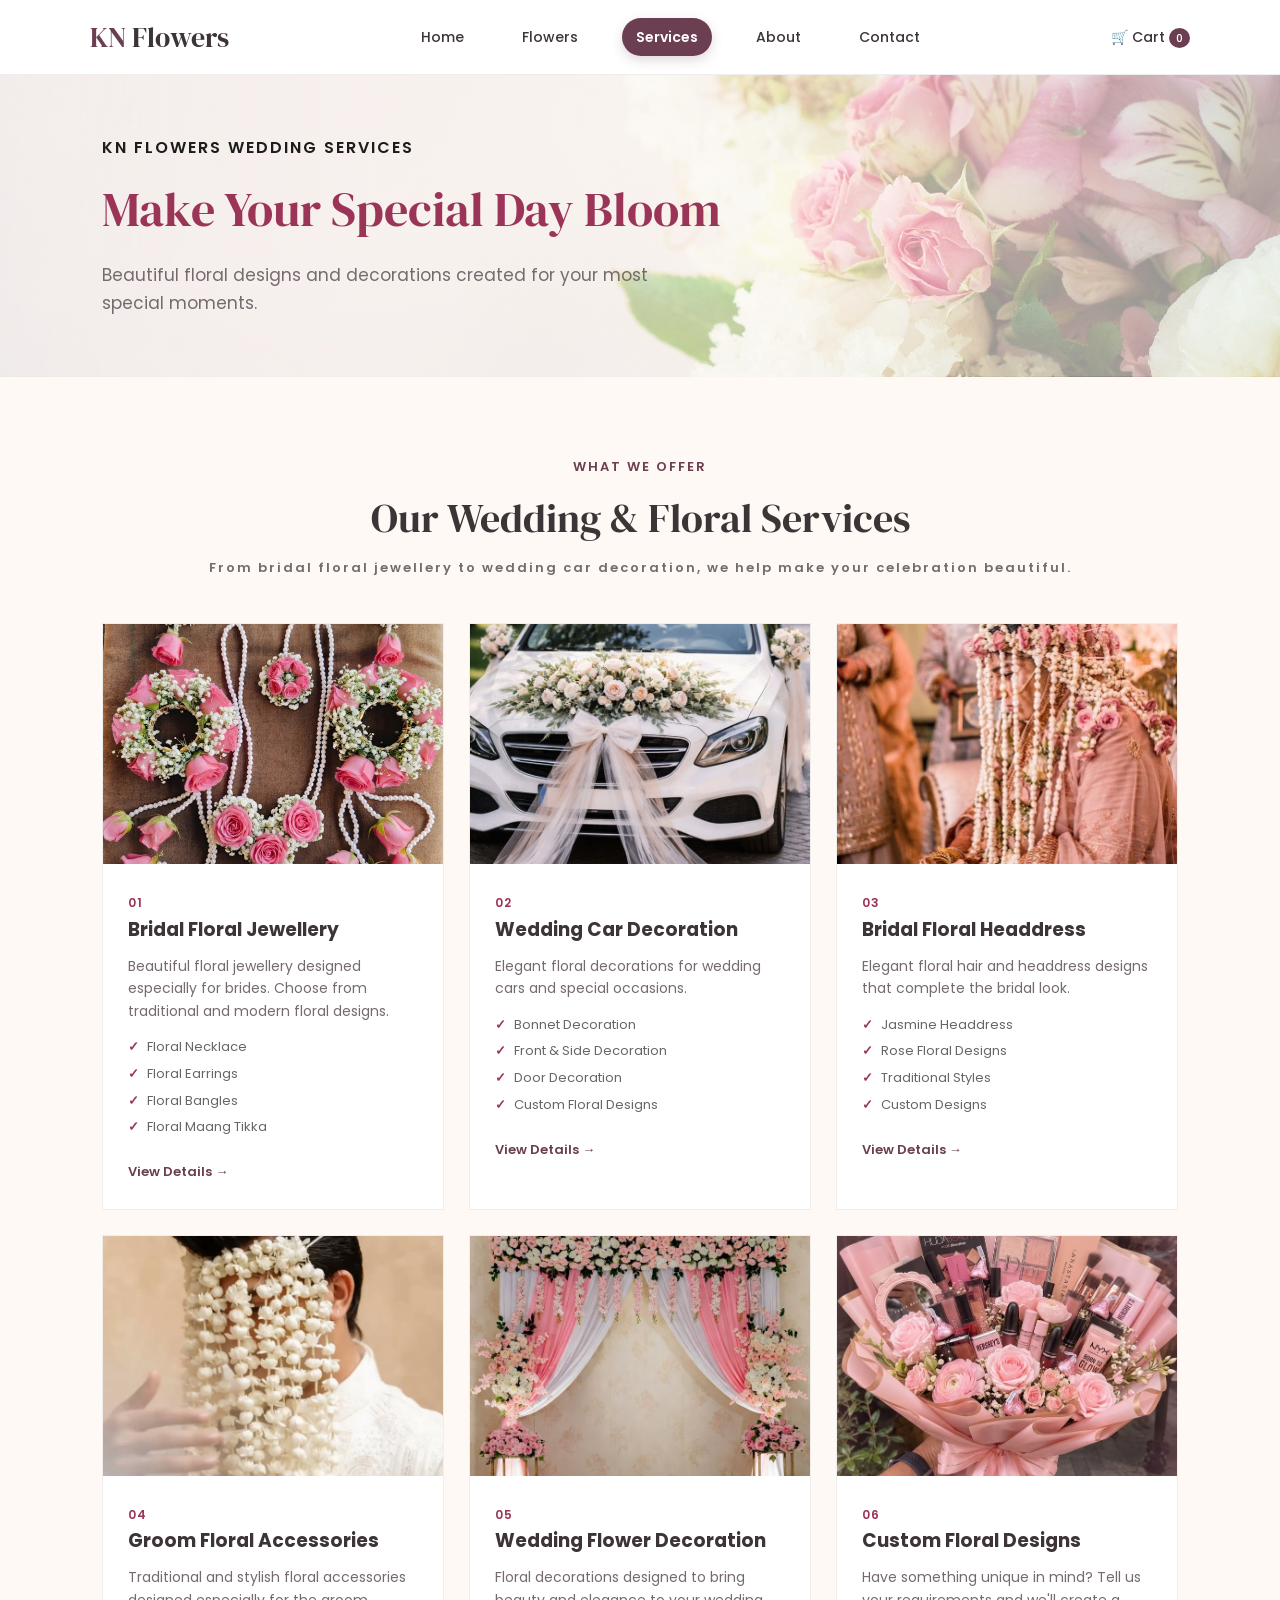
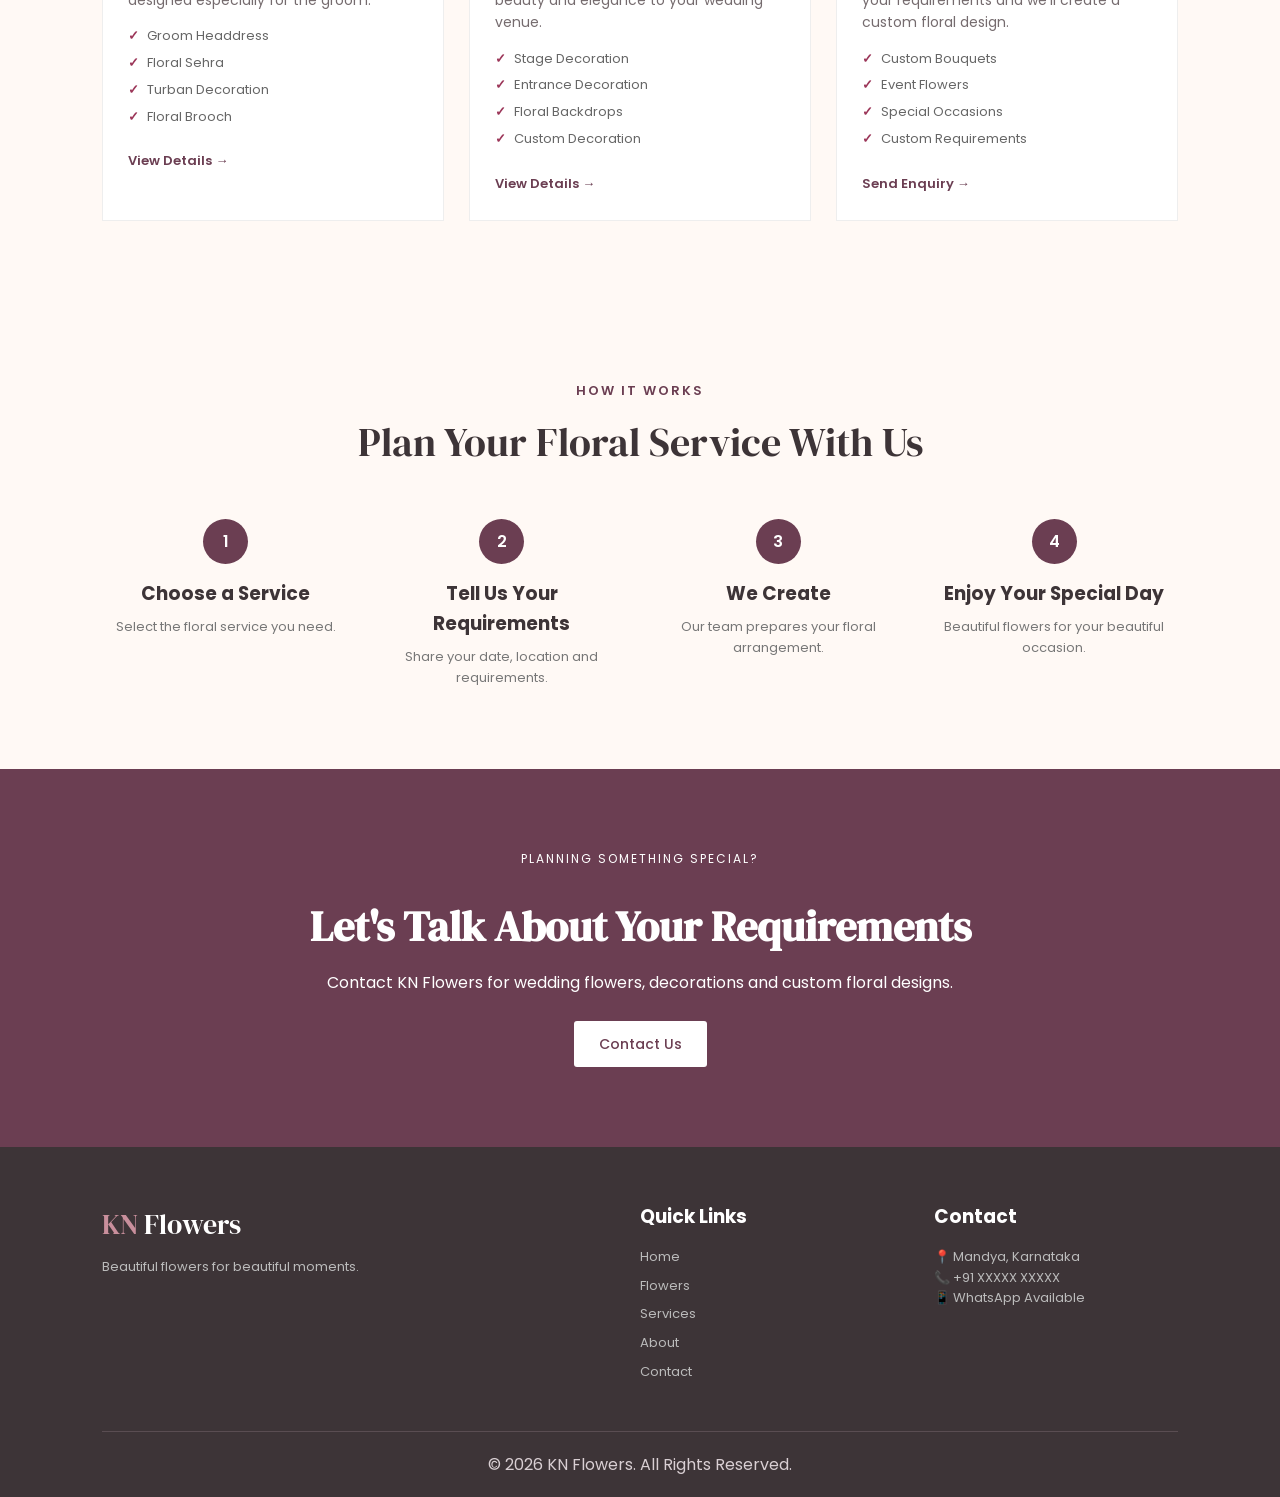
<file: pages/services.html>
<!DOCTYPE html>
<html lang="en">

<head>

    <meta charset="UTF-8">
    <meta name="viewport" content="width=device-width, initial-scale=1.0">

    <title>Wedding & Floral Services | KN Flowers</title>

    <link rel="stylesheet" href="../css/style.css">

    <link rel="preconnect" href="https://fonts.googleapis.com">
    <link rel="preconnect" href="https://fonts.gstatic.com" crossorigin>

    <link href="https://fonts.googleapis.com/css2?family=DM+Serif+Display&family=Poppins:wght@300;400;500;600;700&display=swap" rel="stylesheet">

</head>


<body>


    <!-- NAVBAR -->

    <header class="navbar">

        <div class="logo">
            <span>KN</span> Flowers
        </div>


        <nav>

            <a href="../index.html">
                Home
            </a>

            <a href="flowers.html">
                Flowers
            </a>

            <a href="services.html" class="active">
                Services
            </a>

            <a href="about.html">
                About
            </a>

            <a href="contact.html">
                Contact
            </a>

        </nav>


        <a href="cart.html" class="cart-link">

            🛒 Cart

            <span id="cart-count">0</span>

        </a>

    </header>



    <!-- PAGE HEADER -->

    <section class="page-header">

        <p>KN FLOWERS WEDDING SERVICES</p>

        <h1>
            Make Your Special Day Bloom
        </h1>

        <p>
            Beautiful floral designs and decorations
            created for your most special moments.
        </p>

    </section>



    <!-- SERVICES -->

    <section class="section">

        <div class="section-heading">

            <p>WHAT WE OFFER</p>

            <h2>
                Our Wedding & Floral Services
            </h2>

            <p>
                From bridal floral jewellery to wedding car decoration,
                we help make your celebration beautiful.
            </p>

        </div>


        <div class="service-grid service-page-grid">


            <!-- BRIDAL FLORAL JEWELLERY -->

            <div class="service-card">

               <div class="service-image service-floral-jewellery">
    <img src="../images/services/floral-jewellery.png"
         alt="Bridal Floral Jewellery">
</div>

                <div class="service-content">

                    <span class="service-number">
                        01
                    </span>

                    <h3>
                        Bridal Floral Jewellery
                    </h3>

                    <p>
                        Beautiful floral jewellery designed
                        especially for brides. Choose from
                        traditional and modern floral designs.
                    </p>

                    <ul class="service-list">

                        <li>Floral Necklace</li>
                        <li>Floral Earrings</li>
                        <li>Floral Bangles</li>
                        <li>Floral Maang Tikka</li>

                    </ul>

                    <a href="service-details.html?service=bridal-jewellery">
                        View Details →
                    </a>

                </div>

            </div>



            <!-- CAR DECORATION -->

            <div class="service-card">

                <div class="service-image service-floral-jewellery">
    <img src="../images/services/car.jpg"
         alt="Bridal Floral Jewellery">
</div>

                <div class="service-content">

                    <span class="service-number">
                        02
                    </span>

                    <h3>
                        Wedding Car Decoration
                    </h3>

                    <p>
                        Elegant floral decorations for wedding
                        cars and special occasions.
                    </p>

                    <ul class="service-list">

                        <li>Bonnet Decoration</li>
                        <li>Front & Side Decoration</li>
                        <li>Door Decoration</li>
                        <li>Custom Floral Designs</li>

                    </ul>

                    <a href="service-details.html?service=car-decoration">
                        View Details →
                    </a>

                </div>

            </div>



            <!-- BRIDAL HEADRESS -->

            <div class="service-card">

                <div class="service-image service-floral-jewellery">
    <img src="../images/services/bridalHeaddress.jpg"
         alt="Bridal Floral Jewellery">
</div>

                <div class="service-content">

                    <span class="service-number">
                        03
                    </span>

                    <h3>
                        Bridal Floral Headdress
                    </h3>

                    <p>
                        Elegant floral hair and headdress designs
                        that complete the bridal look.
                    </p>

                    <ul class="service-list">

                        <li>Jasmine Headdress</li>
                        <li>Rose Floral Designs</li>
                        <li>Traditional Styles</li>
                        <li>Custom Designs</li>

                    </ul>

                    <a href="service-details.html?service=bridal-headdress">
                        View Details →
                    </a>

                </div>

            </div>



            <!-- GROOM -->

            <div class="service-card">

                <div class="service-image service-floral-jewellery">
    <img src="../images/services/gromHeaddress.jpg"
         alt="Bridal Floral Jewellery">
</div>

                <div class="service-content">

                    <span class="service-number">
                        04
                    </span>

                    <h3>
                        Groom Floral Accessories
                    </h3>

                    <p>
                        Traditional and stylish floral accessories
                        designed especially for the groom.
                    </p>

                    <ul class="service-list">

                        <li>Groom Headdress</li>
                        <li>Floral Sehra</li>
                        <li>Turban Decoration</li>
                        <li>Floral Brooch</li>

                    </ul>

                    <a href="service-details.html?service=groom-accessories">
                        View Details →
                    </a>

                </div>

            </div>



            <!-- WEDDING DECORATION -->

            <div class="service-card">

                <div class="service-image service-floral-jewellery">
    <img src="../images/services/stage.jpg"
         alt="Bridal Floral Jewellery">
</div>

                <div class="service-content">

                    <span class="service-number">
                        05
                    </span>

                    <h3>
                        Wedding Flower Decoration
                    </h3>

                    <p>
                        Floral decorations designed to bring
                        beauty and elegance to your wedding venue.
                    </p>

                    <ul class="service-list">

                        <li>Stage Decoration</li>
                        <li>Entrance Decoration</li>
                        <li>Floral Backdrops</li>
                        <li>Custom Decoration</li>

                    </ul>

                    <a href="service-details.html?service=wedding-decoration">
                        View Details →
                    </a>

                </div>

            </div>



            <!-- CUSTOM DESIGN -->

            <div class="service-card">

                <div class="service-image service-floral-jewellery">
    <img src="../images/services/custom.jpg"
         alt="Bridal Floral Jewellery">
</div>

                <div class="service-content">

                    <span class="service-number">
                        06
                    </span>

                    <h3>
                        Custom Floral Designs
                    </h3>

                    <p>
                        Have something unique in mind?
                        Tell us your requirements and we'll
                        create a custom floral design.
                    </p>

                    <ul class="service-list">

                        <li>Custom Bouquets</li>
                        <li>Event Flowers</li>
                        <li>Special Occasions</li>
                        <li>Custom Requirements</li>

                    </ul>

                    <a href="contact.html">
                        Send Enquiry →
                    </a>

                </div>

            </div>


        </div>

    </section>



    <!-- HOW IT WORKS -->

    <section class="how-it-works">

        <div class="section-heading">

            <p>HOW IT WORKS</p>

            <h2>
                Plan Your Floral Service With Us
            </h2>

        </div>


        <div class="steps">


            <div class="step">

                <div class="step-number">
                    1
                </div>

                <h3>
                    Choose a Service
                </h3>

                <p>
                    Select the floral service you need.
                </p>

            </div>


            <div class="step">

                <div class="step-number">
                    2
                </div>

                <h3>
                    Tell Us Your Requirements
                </h3>

                <p>
                    Share your date, location and requirements.
                </p>

            </div>


            <div class="step">

                <div class="step-number">
                    3
                </div>

                <h3>
                    We Create
                </h3>

                <p>
                    Our team prepares your floral arrangement.
                </p>

            </div>


            <div class="step">

                <div class="step-number">
                    4
                </div>

                <h3>
                    Enjoy Your Special Day
                </h3>

                <p>
                    Beautiful flowers for your beautiful occasion.
                </p>

            </div>


        </div>

    </section>



    <!-- CTA -->

    <section class="cta">

        <div>

            <p>
                PLANNING SOMETHING SPECIAL?
            </p>

            <h2>
                Let's Talk About Your Requirements
            </h2>

            <p>
                Contact KN Flowers for wedding flowers,
                decorations and custom floral designs.
            </p>

            <a href="contact.html" class="btn white-btn">
                Contact Us
            </a>

        </div>

    </section>



    <!-- FOOTER -->

    <footer>

        <div class="footer-content">


            <div>

                <div class="footer-logo">
                    <span>KN</span> Flowers
                </div>

                <p>
                    Beautiful flowers for beautiful moments.
                </p>

            </div>


            <div>

                <h3>
                    Quick Links
                </h3>

                <a href="../index.html">
                    Home
                </a>

                <a href="flowers.html">
                    Flowers
                </a>

                <a href="services.html">
                    Services
                </a>

                <a href="about.html">
                    About
                </a>

                <a href="contact.html">
                    Contact
                </a>

            </div>


            <div>

                <h3>
                    Contact
                </h3>

                <p>
                    📍 Mandya, Karnataka
                </p>

                <p>
                    📞 +91 XXXXX XXXXX
                </p>

                <p>
                    📱 WhatsApp Available
                </p>

            </div>


        </div>


        <div class="copyright">

            <p>
                © 2026 KN Flowers. All Rights Reserved.
            </p>

        </div>

    </footer>


    <script src="../js/cart.js"></script>

</body>

</html>
</file>
<file: css/style.css>
:root {
    --primary: #6B3E52;
    --secondary: #C98F9C;
    --background: #FFF9F5;
    --soft: #F8EDEF;
    --sage: #879B7A;
    --gold: #C8A96B;
    --text: #3D3437;
    --text-light: #756B6E;
    --white: #FFFFFF;
}
* {
    margin: 0;
    padding: 0;
    box-sizing: border-box;
}

body {
    font-family: "Poppins", sans-serif;
    color: #333;
    background: #fff;
    line-height: 1.6;
}

a {
    text-decoration: none;
    color: inherit;
}


/* NAVBAR */

.navbar {
    height: 75px;
    padding: 0 7%;
    display: flex;
    align-items: center;
    justify-content: space-between;
    background: #ffffff;
    border-bottom: 1px solid #eee;
}

.logo,
.footer-logo {
    font-family: "DM Serif Display", serif;
    font-size: 28px;
}

.logo span,
.footer-logo span {
    color: #9b3558;
}

.navbar nav {
    display: flex;
    gap: 30px;
}

.navbar nav a {
    font-size: 14px;
    font-weight: 500;
}

.navbar nav a:hover,
.navbar nav .active {
    color: #9b3558;
}

.cart-link {
    font-size: 14px;
    font-weight: 500;
}

#cart-count {
    background: #9b3558;
    color: white;
    border-radius: 50%;
    padding: 2px 7px;
    font-size: 11px;
}


/* HERO */

.hero {
    min-height: 600px;
    display: flex;
    align-items: center;
    padding: 60px 8%;
    background:
        linear-gradient(
            90deg,
            rgba(255,255,255,.96),
            rgba(255,255,255,.35)
        ),
        url("../images/flowers/hero.jpg");

    background-size: cover;
    background-position: center;
}

.hero-content {
    max-width: 620px;
}

.small-heading,
.section-heading > p {
    color: #9b3558;
    font-size: 13px;
    font-weight: 600;
    letter-spacing: 2px;
}

.hero h1 {
    font-family: "DM Serif Display", serif;
    font-size: 62px;
    line-height: 1.1;
    margin: 15px 0 20px;
}

.hero h1 span {
    color: #9b3558;
    display: block;
}

.hero-content > p:not(.small-heading) {
    max-width: 520px;
    color: #555;
    margin-bottom: 30px;
}

.hero-buttons {
    display: flex;
    gap: 15px;
}

.btn {
    display: inline-block;
    padding: 12px 25px;
    border-radius: 3px;
    font-size: 14px;
    font-weight: 500;
}

.primary-btn {
    background: #9b3558;
    color: white;
}

.primary-btn:hover {
    background: #7d2947;
}

.secondary-btn {
    border: 1px solid #9b3558;
    color: #9b3558;
}

.secondary-btn:hover {
    background: #9b3558;
    color: white;
}


/* SECTIONS */

.section {
    padding: 80px 8%;
}

.light-section {
    background: #faf7f7;
}

.section-heading {
    text-align: center;
    margin-bottom: 45px;
}

.section-heading h2 {
    font-family: "DM Serif Display", serif;
    font-size: 40px;
    font-weight: 400;
    margin: 8px 0;
}

.section-heading > p:last-child {
    color: #777;
}


/* CATEGORY */

.category-grid {
    display: grid;
    grid-template-columns: repeat(4, 1fr);
    gap: 20px;
}

.category-card {
    text-align: center;
    padding: 35px 20px;
    border: 1px solid #eee;
    background: white;
    transition: .3s;
}

.category-card:hover {
    transform: translateY(-5px);
    box-shadow: 0 10px 30px rgba(0,0,0,.08);
}

.category-icon {
    font-size: 45px;
    margin-bottom: 15px;
}

.category-card h3 {
    margin-bottom: 8px;
}

.category-card p {
    font-size: 13px;
    color: #777;
}


/* PRODUCTS */

.product-grid {
    display: grid;
    grid-template-columns: repeat(4, 1fr);
    gap: 25px;
}

.product-card {
    background: white;
    overflow: hidden;
    transition: .3s;
}

.product-card:hover {
    transform: translateY(-5px);
}

.product-image {
    height: 260px;
    background: #f2e7ea;
    display: flex;
    align-items: center;
    justify-content: center;
    font-size: 75px;
}

.product-info {
    padding: 18px;
}

.product-info h3 {
    font-size: 16px;
    margin-bottom: 5px;
}

.product-info p {
    color: #9b3558;
    font-weight: 600;
}

.add-cart {
    border: none;
    background: #9b3558;
    color: white;
    padding: 9px 15px;
    margin-top: 12px;
    cursor: pointer;
    font-family: inherit;
}

.center-button {
    text-align: center;
    margin-top: 40px;
}


/* SERVICES */

.service-grid {
    display: grid;
    grid-template-columns: repeat(3, 1fr);
    gap: 25px;
}

.service-card {
    background: white;
    border: 1px solid #eee;
}

.service-image {
    height: 240px;
    display: flex;
    align-items: center;
    justify-content: center;
    font-size: 80px;
    background: #f7e9ed;
}

.service-content {
    padding: 25px;
}

.service-content h3 {
    margin-bottom: 10px;
}

.service-content p {
    color: #777;
    font-size: 14px;
    margin-bottom: 15px;
}

.service-content a {
    color: #9b3558;
    font-size: 13px;
    font-weight: 600;
}


/* WHY US */

.why-us {
    padding: 80px 8%;
    background: #fdf8f9;
}

.features {
    display: grid;
    grid-template-columns: repeat(4, 1fr);
    gap: 30px;
    text-align: center;
}

.feature > div {
    font-size: 35px;
    margin-bottom: 10px;
}

.feature h3 {
    margin-bottom: 8px;
}

.feature p {
    color: #777;
    font-size: 13px;
}


/* CTA */

.cta {
    padding: 80px 8%;
    text-align: center;
    background: #9b3558;
    color: white;
}

.cta p:first-child {
    font-size: 12px;
    letter-spacing: 2px;
}

.cta h2 {
    font-family: "DM Serif Display", serif;
    font-size: 42px;
    margin: 10px 0;
}

.cta p {
    margin-bottom: 25px;
}

.white-btn {
    background: white;
    color: #9b3558;
}


/* FOOTER */

footer {
    background: #24171c;
    color: white;
    padding: 55px 8% 20px;
}

.footer-content {
    display: grid;
    grid-template-columns: 2fr 1fr 1fr;
    gap: 50px;
}

.footer-logo {
    margin-bottom: 10px;
}

.footer-content p {
    color: #bbb;
    font-size: 13px;
}

.footer-content h3 {
    margin-bottom: 15px;
}

.footer-content a {
    display: block;
    color: #bbb;
    font-size: 13px;
    margin-bottom: 8px;
}

.copyright {
    border-top: 1px solid #49383e;
    margin-top: 40px;
    padding-top: 20px;
    text-align: center;
}


/* MOBILE */

@media (max-width: 900px) {

    .navbar nav {
        display: none;
    }

    .hero h1 {
        font-size: 45px;
    }

    .category-grid,
    .product-grid {
        grid-template-columns: repeat(2, 1fr);
    }

    .service-grid {
        grid-template-columns: 1fr;
    }

    .features {
        grid-template-columns: repeat(2, 1fr);
    }

    .footer-content {
        grid-template-columns: 1fr;
    }
}


@media (max-width: 600px) {

    .navbar {
        padding: 0 5%;
    }

    .logo {
        font-size: 23px;
    }

    .hero {
        min-height: 550px;
        padding: 40px 6%;
    }

    .hero h1 {
        font-size: 40px;
    }

    .hero-buttons {
        flex-direction: column;
    }

    .btn {
        text-align: center;
    }

    .section,
    .why-us {
        padding: 60px 6%;
    }

    .section-heading h2 {
        font-size: 32px;
    }

    .category-grid,
    .product-grid,
    .features {
        grid-template-columns: 1fr;
    }

    .product-image {
        height: 240px;
    }

    .cta h2 {
        font-size: 34px;
    }
}
/* PAGE HEADER */

.page-header {
    text-align: center;
    padding: 75px 8%;
    background: #faf1f3;
}

.page-header p:first-child {
    color: #9b3558;
    font-size: 13px;
    font-weight: 600;
    letter-spacing: 2px;
}

.page-header h1 {
    font-family: "DM Serif Display", serif;
    font-size: 48px;
    font-weight: 400;
    margin: 10px 0;
}

.page-header p:last-child {
    color: #777;
}


/* SHOP TOP */

.shop-top {
    display: flex;
    justify-content: space-between;
    align-items: center;
    margin-bottom: 30px;
}

.shop-top h2 {
    font-family: "DM Serif Display", serif;
    font-size: 32px;
    font-weight: 400;
}

.shop-top p {
    color: #777;
    font-size: 14px;
}


/* SEARCH */

.search-box input {
    width: 250px;
    padding: 12px 15px;
    border: 1px solid #ddd;
    outline: none;
    font-family: inherit;
}

.search-box input:focus {
    border-color: #9b3558;
}


/* FILTER */

.filter-buttons {
    display: flex;
    gap: 10px;
    margin-bottom: 35px;
    flex-wrap: wrap;
}

.filter-btn {
    padding: 9px 18px;
    background: white;
    border: 1px solid #ddd;
    cursor: pointer;
    font-family: inherit;
    font-size: 13px;
}

.filter-btn:hover,
.filter-btn.active {
    background: #9b3558;
    color: white;
    border-color: #9b3558;
}


/* NO PRODUCTS */

.no-products {
    grid-column: 1 / -1;
    text-align: center;
    padding: 50px;
    color: #777;
}


/* MOBILE SHOP */

@media (max-width: 600px) {

    .page-header {
        padding: 55px 6%;
    }

    .page-header h1 {
        font-size: 38px;
    }

    .shop-top {
        flex-direction: column;
        align-items: flex-start;
        gap: 20px;
    }

    .search-box,
    .search-box input {
        width: 100%;
    }

}
/* SERVICES PAGE */

.service-page-grid {
    grid-template-columns: repeat(3, 1fr);
}

.service-number {
    color: #9b3558;
    font-size: 12px;
    font-weight: 600;
    letter-spacing: 1px;
}

.service-list {
    list-style: none;
    margin: 15px 0 20px;
}

.service-list li {
    font-size: 13px;
    color: #666;
    margin-bottom: 6px;
}

.service-list li::before {
    content: "✓";
    color: #9b3558;
    font-weight: bold;
    margin-right: 8px;
}


/* SERVICE IMAGE BACKGROUNDS */

.service-floral-jewellery {
    background: #f7e5ea;
}

.service-car {
    background: #f2e8df;
}

.service-bridal {
    background: #f8e8ee;
}

.service-groom {
    background: #eee9e5;
}

.service-decoration {
    background: #f4e9e4;
}

.service-custom {
    background: #f5e8ed;
}


/* HOW IT WORKS */

.how-it-works {
    padding: 80px 8%;
    background: #faf7f7;
}

.steps {
    display: grid;
    grid-template-columns: repeat(4, 1fr);
    gap: 30px;
    text-align: center;
}

.step-number {
    width: 45px;
    height: 45px;
    margin: 0 auto 15px;

    display: flex;
    align-items: center;
    justify-content: center;

    border-radius: 50%;

    background: #9b3558;
    color: white;

    font-weight: 600;
}

.step h3 {
    margin-bottom: 8px;
}

.step p {
    color: #777;
    font-size: 13px;
}


/* SERVICE PAGE MOBILE */

@media (max-width: 900px) {

    .service-page-grid {
        grid-template-columns: repeat(2, 1fr);
    }

    .steps {
        grid-template-columns: repeat(2, 1fr);
    }

}


@media (max-width: 600px) {

    .service-page-grid {
        grid-template-columns: 1fr;
    }

    .steps {
        grid-template-columns: 1fr;
    }

}
/* ========================================
   SERVICE DETAILS PAGE
======================================== */

.service-details {
    padding: 80px 8%;
    display: grid;
    grid-template-columns: 1fr 1fr;
    gap: 60px;
    align-items: center;
}

.service-details-image {
    height: 500px;
    background: #f7e5ea;
    display: flex;
    align-items: center;
    justify-content: center;
    border-radius: 8px;
}

#service-icon {
    font-size: 150px;
}

.service-details-content {
    max-width: 600px;
}

.service-label {
    color: #9b3558;
    font-size: 13px;
    font-weight: 600;
    letter-spacing: 2px;
    margin-bottom: 10px;
}

.service-details-content h1 {
    font-family: "DM Serif Display", serif;
    font-size: 48px;
    font-weight: 400;
    line-height: 1.2;
    margin-bottom: 20px;
}

.service-details-content > p {
    color: #666;
    font-size: 16px;
    margin-bottom: 25px;
}

.service-details-content h3 {
    font-size: 20px;
    margin-bottom: 12px;
}

#service-list {
    list-style: none;
    margin-bottom: 25px;
}

#service-list li {
    color: #555;
    margin-bottom: 8px;
}

#service-list li::before {
    content: "✓";
    color: #9b3558;
    font-weight: bold;
    margin-right: 10px;
}

.service-price {
    display: flex;
    gap: 15px;
    align-items: center;
    margin-bottom: 25px;
}

.service-price span {
    color: #777;
}

.service-price strong {
    color: #9b3558;
    font-size: 18px;
}

.service-actions {
    display: flex;
    gap: 15px;
}

.service-actions .btn {
    display: inline-block;
}


/* ========================================
   SERVICE BENEFITS
======================================== */

.service-benefits {
    background: #faf7f7;
}

.benefits-grid {
    display: grid;
    grid-template-columns: repeat(3, 1fr);
    gap: 30px;
    margin-top: 40px;
}

.benefit-card {
    background: white;
    padding: 35px 25px;
    text-align: center;
    border-radius: 8px;
}

.benefit-icon {
    font-size: 40px;
    margin-bottom: 15px;
}

.benefit-card h3 {
    margin-bottom: 10px;
}

.benefit-card p {
    color: #666;
    font-size: 14px;
}


/* ========================================
   SERVICE DETAILS RESPONSIVE
======================================== */

@media (max-width: 768px) {

    .service-details {
        grid-template-columns: 1fr;
        padding: 50px 6%;
        gap: 35px;
    }

    .service-details-image {
        height: 350px;
    }

    #service-icon {
        font-size: 100px;
    }

    .service-details-content h1 {
        font-size: 38px;
    }

    .benefits-grid {
        grid-template-columns: 1fr;
    }

    .service-actions {
        flex-direction: column;
    }

    .service-actions .btn {
        text-align: center;
    }

}
/* ========================================
   KN FLOWERS - NEW COLOR THEME
======================================== */

body {
    background: var(--background);
    color: var(--text);
}


/* NAVBAR */

.navbar {
    background: var(--white);
}

.logo {
    color: var(--text);
}

.logo span {
    color: var(--primary);
}

.navbar nav a {
    color: var(--text);
}

.navbar nav a:hover,
.navbar nav a.active {
    color: var(--primary);
}

.cart-link {
    color: var(--text);
}

#cart-count {
    background: var(--primary);
    color: var(--white);
}


/* HERO */

.hero {
    background-color: var(--soft);
}

.hero h1 {
    color: var(--text);
}

.hero p {
    color: var(--text-light);
}


/* BUTTONS */

.btn {
    background: var(--primary);
    color: var(--white);
}

.btn:hover {
    background: var(--secondary);
}

.secondary-btn {
    background: transparent;
    color: var(--primary);
    border: 1px solid var(--primary);
}

.secondary-btn:hover {
    background: var(--primary);
    color: var(--white);
}

.white-btn {
    background: var(--white);
    color: var(--primary);
}

.white-btn:hover {
    background: var(--soft);
}


/* SECTION HEADINGS */

.section-heading p {
    color: var(--primary);
}

.section-heading h2 {
    color: var(--text);
}

.section-heading > p:last-child {
    color: var(--text-light);
}


/* CATEGORY CARDS */

.category-card {
    background: var(--white);
}

.category-card:hover {
    box-shadow: 0 10px 30px rgba(107, 62, 82, 0.12);
}


/* PRODUCT CARDS */

.product-card {
    background: var(--white);
}

.product-card:hover {
    box-shadow: 0 10px 30px rgba(107, 62, 82, 0.12);
}

.product-info h3 {
    color: var(--text);
}

.product-info p {
    color: var(--primary);
}


/* ADD TO CART */

.add-cart {
    background: var(--primary);
    color: var(--white);
}

.add-cart:hover {
    background: var(--secondary);
}


/* SERVICES */

.service-card {
    background: var(--white);
}

.service-content h3 {
    color: var(--text);
}

.service-content p {
    color: var(--text-light);
}

.service-content a {
    color: var(--primary);
}

.service-content a:hover {
    color: var(--secondary);
}


/* SERVICE PAGE BACKGROUNDS */

.service-floral-jewellery {
    background: #F8EDEF;
}

.service-car {
    background: #F4EEE7;
}

.service-bridal {
    background: #F7E8ED;
}

.service-groom {
    background: #EEF0EA;
}

.service-decoration {
    background: #F5ECE5;
}

.service-custom {
    background: #F3E9EE;
}


/* PAGE HEADER */

.page-header {
    background: transparent;
    text-align: left;
    padding: 60px 8%;
}

.page-header p:first-child {
    color: var(--primary);
    font-size: 16px;
    font-weight: 600;
    margin-bottom: 10px;
}

.page-header h1 {
    color: #8E5AA7;
    font-size: 48px;
    font-weight: 700;
    margin-bottom: 15px;
}

.page-header p:last-child {
    color: var(--text-light);
    font-size: 17px;
    line-height: 1.6;
    max-width: 600px;
}
/* HOW IT WORKS */

.how-it-works {
    background: var(--background);
}

.step-number {
    background: var(--primary);
    color: var(--white);
}


/* CTA */

.cta {
    background: var(--primary);
}

.cta p,
.cta h2 {
    color: var(--white);
}


/* FOOTER */

footer {
    background: #3D3437;
}

.footer-logo {
    color: var(--white);
}

.footer-logo span {
    color: var(--secondary);
}

footer h3 {
    color: var(--white);
}

footer p,
footer a {
    color: #D9CFD3;
}

footer a:hover {
    color: var(--secondary);
}

.copyright {
    border-top: 1px solid #5A4D52;
}


/* SERVICE DETAILS */

.service-details-image {
    background: var(--soft);
}

.service-label {
    color: var(--primary);
}

.service-details-content h1 {
    color: var(--text);
}

.service-details-content > p {
    color: var(--text-light);
}

#service-list li {
    color: var(--text-light);
}

#service-list li::before {
    color: var(--primary);
}

.service-price strong {
    color: var(--primary);
}

.benefit-card {
    background: var(--white);
}

.benefit-card h3 {
    color: var(--text);
}

.benefit-card p {
    color: var(--text-light);
}

.service-benefits {
    background: var(--soft);
}
/* ================= NAVBAR ICON ANIMATIONS ================= */

/* Navbar links */
.navbar a {
    position: relative;
    transition: color 0.3s ease, transform 0.3s ease;
}

/* Small movement when hovering */
.navbar a:hover {
    transform: translateY(-2px);
}

/* Animated underline */
.navbar a::after {
    content: "";
    position: absolute;
    left: 50%;
    bottom: -6px;
    width: 0;
    height: 2px;
    background: var(--secondary);
    transform: translateX(-50%);
    transition: width 0.3s ease;
}

.navbar a:hover::after {
    width: 70%;
}


/* ================= ICON ANIMATION ================= */

/* All navbar icons */
.navbar i {
    transition: transform 0.3s ease;
}

/* Icon moves slightly upward */
.navbar a:hover i {
    transform: translateY(-3px) scale(1.1);
}


/* ================= CART ICON ================= */

.cart-icon:hover i {
    animation: cartBounce 0.5s ease;
}

@keyframes cartBounce {
    0%, 100% {
        transform: translateY(0);
    }

    40% {
        transform: translateY(-5px);
    }

    70% {
        transform: translateY(2px);
    }
}


/* ================= WISHLIST ICON ================= */

.wishlist-icon:hover i {
    animation: heartPop 0.5s ease;
}

@keyframes heartPop {
    0% {
        transform: scale(1);
    }

    50% {
        transform: scale(1.3);
    }

    100% {
        transform: scale(1);
    }
}


/* ================= SEARCH ICON ================= */

.search-icon:hover i {
    transform: scale(1.2) rotate(8deg);
}


/* ================= MOBILE MENU ICON ================= */

.menu-icon:hover i {
    transform: rotate(90deg);
}
/* ================= FLOWERS PAGE BACKGROUND ================= */

/* ================= FLOWERS PAGE BACKGROUND ================= */

.page-header {
    background:
        linear-gradient(
            rgba(255, 249, 245, 0.60),
            rgba(255, 249, 245, 0.60)
        ),
        url("../images/flowers/hero.jpg");

    background-size: cover;
    background-position: center;
}

/* PAGE HEADER TEXT */

.page-header {
    text-align: left;
    padding: 60px 8%;
}

.page-header p:first-child {
    color: rgb(28, 28, 28);
    font-size: 16px;
    font-weight: 600;
    margin-bottom: 10px;
}

.page-header h1 {
    color: #9b3558;
    font-family: "DM Serif Display", serif;
    font-size: 48px;
    font-weight: 400;
    margin: 10px 0 15px;
}

.page-header p:last-child {
    color: var(--text-light);
    font-size: 17px;
    line-height: 1.6;
    max-width: 600px;
}
/* ========================================
   SERVICES - PREMIUM HOVER ANIMATION
======================================== */

.service-card {
    position: relative;
    overflow: hidden;
    border: 1px solid #eee;
    transition:
        transform 0.45s ease,
        box-shadow 0.45s ease,
        border-color 0.45s ease;
}

/* Card moves upward */
.service-card:hover {
    transform: translateY(-12px) scale(1.02);
    box-shadow: 0 20px 45px rgba(107, 62, 82, 0.20);
    border-color: var(--secondary);
}


/* ========================================
   SERVICE IMAGE ANIMATION
======================================== */

.service-image {
    overflow: hidden;
    transition: background 0.45s ease;
}

.service-card:hover .service-image {
    background: #F8EDEF;
}


/* Icon zoom + rotate */
.service-card:hover .service-image > * {
    transform: scale(1.18) rotate(4deg);
    transition: transform 0.5s ease;
}


/* ========================================
   SERVICE CONTENT
======================================== */

.service-content {
    transition: transform 0.4s ease;
}

.service-card:hover .service-content {
    transform: translateY(-3px);
}


/* Service title */
.service-content h3 {
    transition: color 0.3s ease;
}

.service-card:hover .service-content h3 {
    color: var(--primary);
}


/* Learn More */
.service-content a {
    display: inline-block;
    transition:
        transform 0.3s ease,
        color 0.3s ease;
}

.service-card:hover .service-content a {
    color: var(--primary);
    transform: translateX(7px);
}


/* ========================================
   SHINE EFFECT
======================================== */

.service-card::before {
    content: "";
    position: absolute;
    top: 0;
    left: -120%;
    width: 70%;
    height: 100%;
    background: linear-gradient(
        90deg,
        transparent,
        rgba(255, 255, 255, 0.45),
        transparent
    );
    transform: skewX(-20deg);
    transition: left 0.7s ease;
    pointer-events: none;
    z-index: 2;
}

.service-card:hover::before {
    left: 130%;
}
/* ========================================
   ABOUT PAGE
======================================== */

.about-intro {
    padding: 80px 8%;
    display: grid;
    grid-template-columns: 1fr 1fr;
    gap: 60px;
    align-items: center;
}

.about-image {
    height: 450px;
    overflow: hidden;
    border-radius: 8px;
}

.about-image img {
    width: 100%;
    height: 100%;
    object-fit: cover;
    transition: transform 0.6s ease;
}

.about-image:hover img {
    transform: scale(1.05);
}

.about-content {
    max-width: 600px;
}

.about-label {
    color: var(--primary);
    font-size: 13px;
    font-weight: 600;
    letter-spacing: 2px;
    margin-bottom: 10px;
}

.about-content h2 {
    font-family: "DM Serif Display", serif;
    font-size: 42px;
    font-weight: 400;
    line-height: 1.2;
    margin-bottom: 20px;
    color: var(--text);
}

.about-content p:not(.about-label) {
    color: var(--text-light);
    font-size: 15px;
    margin-bottom: 15px;
}


/* WHAT WE OFFER */

.about-offer {
    padding: 80px 8%;
    background: var(--soft);
}

.about-features {
    display: grid;
    grid-template-columns: repeat(4, 1fr);
    gap: 25px;
}

.about-feature {
    background: var(--white);
    padding: 35px 25px;
    text-align: center;
    transition: 0.4s ease;
}

.about-feature:hover {
    transform: translateY(-10px);
    box-shadow: 0 15px 35px rgba(107, 62, 82, 0.15);
}

.about-feature i {
    font-size: 35px;
    color: var(--primary);
    margin-bottom: 18px;
    transition: 0.4s ease;
}

.about-feature:hover i {
    transform: scale(1.2) rotate(5deg);
}

.about-feature h3 {
    margin-bottom: 10px;
    color: var(--text);
}

.about-feature p {
    color: var(--text-light);
    font-size: 13px;
}


/* ABOUT MOBILE */

@media (max-width: 900px) {

    .about-intro {
        grid-template-columns: 1fr;
        gap: 40px;
    }

    .about-features {
        grid-template-columns: repeat(2, 1fr);
    }

}


@media (max-width: 600px) {

    .about-intro {
        padding: 60px 6%;
    }

    .about-content h2 {
        font-size: 34px;
    }

    .about-features {
        grid-template-columns: 1fr;
    }

}
/* ========================================
   CONTACT PAGE
======================================== */

.contact-section {
    padding: 80px 8%;
    display: grid;
    grid-template-columns: 1fr 1fr;
    gap: 70px;
    align-items: start;
}


/* CONTACT INFORMATION */

.contact-info {
    max-width: 550px;
}

.contact-label {
    color: var(--primary);
    font-size: 13px;
    font-weight: 600;
    letter-spacing: 2px;
    margin-bottom: 10px;
}

.contact-info h2,
.contact-form h2 {
    font-family: "DM Serif Display", serif;
    font-size: 42px;
    font-weight: 400;
    line-height: 1.2;
    color: var(--text);
    margin-bottom: 20px;
}

.contact-description {
    color: var(--text-light);
    font-size: 15px;
    margin-bottom: 30px;
}


/* CONTACT ITEMS */

.contact-item {
    display: flex;
    align-items: center;
    gap: 18px;
    margin-bottom: 22px;
}

.contact-icon {
    width: 48px;
    height: 48px;
    border-radius: 50%;
    background: var(--soft);
    color: var(--primary);

    display: flex;
    align-items: center;
    justify-content: center;

    font-size: 18px;

    transition: 0.4s ease;
}

.contact-item:hover .contact-icon {
    background: var(--primary);
    color: var(--white);
    transform: scale(1.1) rotate(5deg);
}

.contact-item h3 {
    font-size: 15px;
    margin-bottom: 2px;
    color: var(--text);
}

.contact-item p {
    color: var(--text-light);
    font-size: 13px;
}


/* ========================================
   CONTACT FORM
======================================== */

.contact-form {
    background: var(--soft);
    padding: 40px;
    border-radius: 8px;
}

.contact-form h2 {
    font-size: 36px;
    margin-bottom: 25px;
}

.form-group {
    margin-bottom: 18px;
}

.form-group label {
    display: block;
    font-size: 13px;
    font-weight: 500;
    color: var(--text);
    margin-bottom: 7px;
}

.form-group input,
.form-group select,
.form-group textarea {
    width: 100%;
    padding: 13px 15px;

    border: 1px solid #ddd;
    background: var(--white);

    font-family: inherit;
    font-size: 13px;

    outline: none;

    transition: 0.3s ease;
}

.form-group input:focus,
.form-group select:focus,
.form-group textarea:focus {
    border-color: var(--primary);
    box-shadow: 0 0 0 3px rgba(107, 62, 82, 0.08);
}

.form-group textarea {
    resize: vertical;
}

.contact-form .btn {
    border: none;
    cursor: pointer;
}

.contact-form .btn i {
    margin-left: 8px;
    transition: 0.3s ease;
}

.contact-form .btn:hover i {
    transform: translateX(5px);
}


/* ========================================
   CONTACT MOBILE
======================================== */

@media (max-width: 900px) {

    .contact-section {
        grid-template-columns: 1fr;
        gap: 50px;
    }

}


@media (max-width: 600px) {

    .contact-section {
        padding: 60px 6%;
    }

    .contact-info h2,
    .contact-form h2 {
        font-size: 34px;
    }

    .contact-form {
        padding: 25px;
    }

}
/* ========================================
   ACTIVE NAVBAR PAGE
======================================== */

/* ========================================
   ACTIVE NAVBAR PAGE
======================================== */

.navbar nav a {
    padding: 8px 14px;
    border-radius: 20px;
    transition: all 0.3s ease;
}

/* Hover */
.navbar nav a:hover {
    color: #6B3E52;
    background: #F8EDEF;
}

/* Active page */
.navbar nav a.active {
    color: #FFFFFF;
    background: #6B3E52;
    font-weight: 600;
    box-shadow: 0 4px 12px rgba(107, 62, 82, 0.20);
}

/* Small hover effect */
.navbar nav a.active:hover {
    background: #6B3E52;
    color: #FFFFFF;
    transform: translateY(-1px);
}
.service-image img {
    width: 100%;
    height: 100%;
    object-fit: cover;
    transition: transform 0.5s ease;
}

.service-card:hover .service-image img {
    transform: scale(1.08);
}
.product-image {
    width: 100%;
    height: 280px;
    overflow: hidden;
    background: #F8EDEF;
}

.product-image img {
    width: 100%;
    height: 100%;
    object-fit: cover;
    display: block;
    transition: transform 0.5s ease;
}

.product-card:hover .product-image img {
    transform: scale(1.08);
}
.category-icon {
    width: 100%;
    height: 220px;
    overflow: hidden;
    border-radius: 12px;
}

.category-icon img {
    width: 100%;
    height: 100%;
    object-fit: cover;
    display: block;
    transition: transform 0.5s ease;
}

.category-card:hover .category-icon img {
    transform: scale(1.08);
}
/* ========================================
   SERVICE DETAILS IMAGE FIX
======================================== */

/* ========================================
   SERVICE DETAILS IMAGE
======================================== */

.service-details-image {
    width: 100%;
    height: 520px;

    display: flex;
    align-items: center;
    justify-content: center;

    background: #FFF9F5;
    border-radius: 24px;

    overflow: hidden;

    box-shadow: 0 15px 40px rgba(107, 62, 82, 0.12);
}

.service-details-image img {
    width: 100%;
    height: 100%;

    object-fit: cover;

    display: block;

    border-radius: 24px;

    transition: transform 0.5s ease;
}

.service-details-image:hover img {
    transform: scale(1.03);
}
/* ========================================
   SERVICE DETAILS PAGE
======================================== */

.service-details {
    max-width: 1200px;
    margin: 60px auto;
    padding: 0 40px;

    display: grid;
    grid-template-columns: 1fr 1fr;
    gap: 70px;

    align-items: center;
}


/* ========================================
   MAIN SERVICE IMAGE
======================================== */

.service-details-image {
    width: 100%;
    height: 520px;

    display: flex;
    align-items: center;
    justify-content: center;

    background: #FFF9F5;

    border-radius: 24px;

    overflow: hidden;

    box-shadow: 0 15px 40px rgba(107, 62, 82, 0.12);
}

.service-details-image img {
    width: 100%;
    height: 100%;

    object-fit: cover;

    display: block;

    border-radius: 24px;

    transition: transform 0.5s ease;
}

.service-details-image:hover img {
    transform: scale(1.03);
}


/* ========================================
   SERVICE CONTENT
======================================== */

.service-details-content {
    max-width: 600px;
}

.service-label {
    color: #6B3E52;
    font-size: 13px;
    font-weight: 600;
    letter-spacing: 2px;
    margin-bottom: 10px;
}

.service-details-content h1 {
    color: #6B3E52;

    font-family: "DM Serif Display", serif;

    font-size: 48px;
    font-weight: 400;

    line-height: 1.2;

    margin-bottom: 20px;
}

.service-details-content > p {
    color: #756B6E;

    font-size: 16px;

    line-height: 1.7;

    margin-bottom: 25px;
}

.service-details-content h3 {
    color: #3D3437;

    font-size: 20px;

    margin-bottom: 15px;
}


/* ========================================
   SERVICE LIST
======================================== */

#service-list {
    list-style: none;

    margin: 0 0 25px;
    padding: 0;
}

#service-list li {
    color: #756B6E;

    font-size: 15px;

    margin-bottom: 10px;
}

#service-list li::before {
    content: "✓";

    color: #6B3E52;

    font-weight: 600;

    margin-right: 10px;
}


/* ========================================
   SERVICE PRICE
======================================== */

.service-price {
    display: flex;

    align-items: center;

    gap: 15px;

    margin-bottom: 25px;
}

.service-price span {
    color: #756B6E;
}

.service-price strong {
    color: #6B3E52;

    font-size: 18px;
}


/* ========================================
   SERVICE BUTTONS
======================================== */

.service-actions {
    display: flex;

    gap: 15px;

    flex-wrap: wrap;
}

.service-actions .btn {
    display: inline-block;
}


/* ========================================
   WHY KN FLOWERS
======================================== */

.service-benefits {
    background: #F8EDEF;
}


/* Heading */

.service-benefits .section-heading {
    max-width: 700px;

    margin-left: auto;
    margin-right: auto;
}

.service-benefits .section-heading p:first-child {
    color: #6B3E52;

    font-size: 13px;

    font-weight: 600;

    letter-spacing: 2px;
}

.service-benefits .section-heading h2 {
    color: #6B3E52;

    font-family: "DM Serif Display", serif;

    font-size: 42px;

    font-weight: 400;

    margin: 10px 0 15px;
}

.service-benefits .section-heading p:last-child {
    color: #756B6E;

    font-size: 15px;

    line-height: 1.6;
}


/* ========================================
   BENEFIT CARDS
======================================== */

.benefits-grid {
    max-width: 1100px;

    margin: 40px auto 0;

    display: grid;

    grid-template-columns: repeat(3, 1fr);

    gap: 30px;
}

.benefit-card {
    background: #FFFFFF;

    border-radius: 20px;

    overflow: hidden;

    text-align: center;

    box-shadow: 0 10px 30px rgba(107, 62, 82, 0.08);

    transition:
        transform 0.35s ease,
        box-shadow 0.35s ease;
}

.benefit-card:hover {
    transform: translateY(-8px);

    box-shadow: 0 18px 40px rgba(107, 62, 82, 0.15);
}


/* ========================================
   BENEFIT IMAGES
======================================== */

.benefit-icon {
    width: 100%;

    height: 220px;

    overflow: hidden;

    margin: 0;
}

.benefit-icon img {
    width: 100%;

    height: 100%;

    object-fit: cover;

    display: block;

    transition: transform 0.5s ease;
}

.benefit-card:hover .benefit-icon img {
    transform: scale(1.06);
}


/* ========================================
   BENEFIT CONTENT
======================================== */

.benefit-card h3 {
    color: #6B3E52;

    font-size: 21px;

    margin: 22px 20px 10px;
}

.benefit-card p {
    color: #756B6E;

    font-size: 14px;

    line-height: 1.6;

    margin: 0 25px 25px;
}


/* ========================================
   MOBILE
======================================== */

@media (max-width: 900px) {

    .service-details {
        grid-template-columns: 1fr;

        gap: 40px;

        padding: 50px 6%;
    }

    .benefits-grid {
        grid-template-columns: repeat(2, 1fr);
    }

}


@media (max-width: 600px) {

    .service-details {
        padding: 40px 6%;
    }

    .service-details-image {
        height: 400px;
    }

    .service-details-content h1 {
        font-size: 38px;
    }

    .benefits-grid {
        grid-template-columns: 1fr;
    }

    .benefit-icon {
        height: 220px;
    }

    .service-actions {
        flex-direction: column;
    }

    .service-actions .btn {
        text-align: center;
    }

}
</file>
